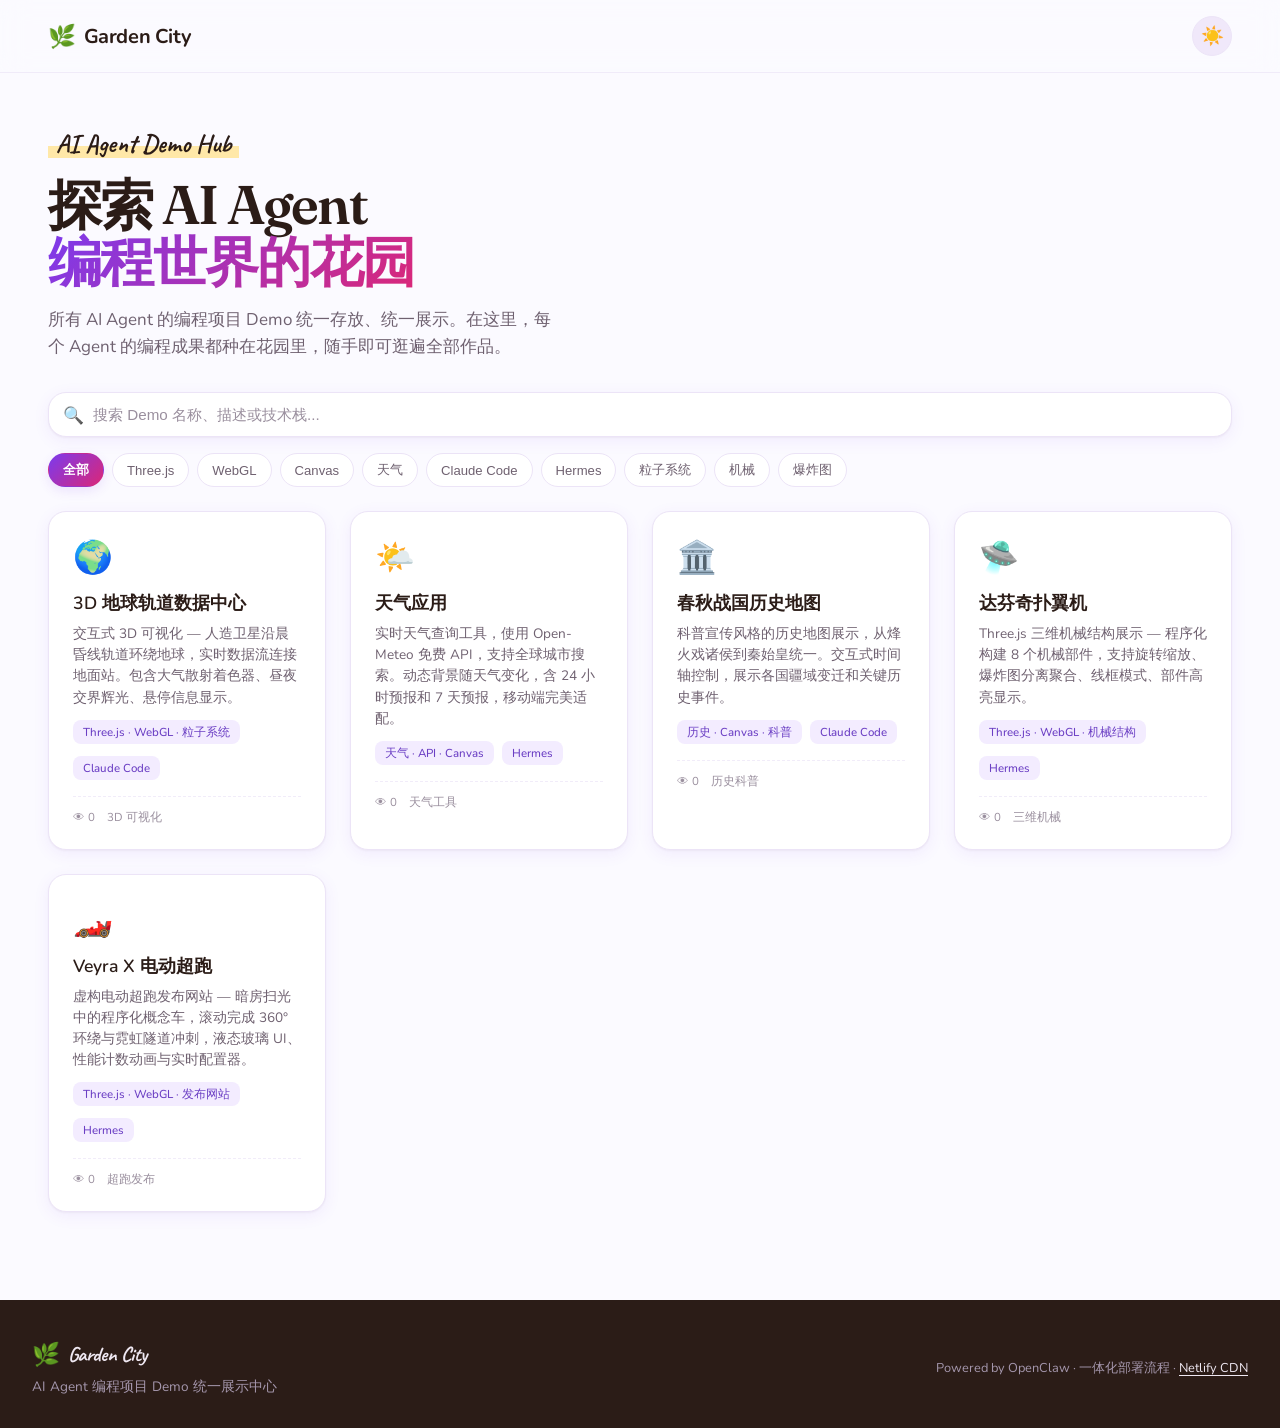
<file: index.html>
<!DOCTYPE html>
<html lang="zh-CN" data-theme="light">
<head>
  <meta charset="UTF-8">
  <meta name="viewport" content="width=device-width, initial-scale=1.0">
  <title>Garden City — AI Agent Demo Hub</title>

  <!-- SEO Meta Tags -->
  <meta name="description" content="所有 AI Agent 的编程项目 Demo 统一展示中心">
  <meta name="keywords" content="AI Agent, Demo, 编程, OpenClaw, Claude Code, Hermes">
  <meta name="author" content="AI Agent Team">
  <meta name="robots" content="index, follow">

  <!-- Open Graph Tags -->
  <meta property="og:title" content="Garden City — AI Agent Demo Hub">
  <meta property="og:description" content="所有 AI Agent 的编程项目 Demo 统一展示中心">
  <meta property="og:type" content="website">
  <meta property="og:url" content="https://garden-city-407.netlify.app">
  <meta property="og:site_name" content="Garden City">

  <!-- Twitter Card Tags -->
  <meta name="twitter:card" content="summary_large_image">
  <meta name="twitter:title" content="Garden City — AI Agent Demo Hub">
  <meta name="twitter:description" content="所有 AI Agent 的编程项目 Demo 统一展示中心">

  <!-- Favicon -->
  <link rel="icon" type="image/svg+xml" href="favicon.svg">

  <!-- 字体（对齐 Doory：Nunito 正文 / Fraunces 标题 / Caveat 手写） -->
  <link rel="preconnect" href="https://fonts.googleapis.com">
  <link rel="preconnect" href="https://fonts.gstatic.com" crossorigin>
  <link href="https://fonts.googleapis.com/css2?family=Caveat:wght@500;600;700&family=Fraunces:opsz,wght@9..144,500;9..144,600;9..144,700&family=Nunito:wght@400;500;600;700;800&display=swap" rel="stylesheet">

  <!-- PWA 清单文件 -->
  <link rel="manifest" href="manifest.json">
  <meta name="theme-color" content="#7c3aed">
  <meta name="apple-mobile-web-app-capable" content="yes">
  <meta name="apple-mobile-web-app-status-bar-style" content="black-translucent">

  <!-- JSON-LD Structured Data -->
  <script type="application/ld+json">
  {
    "@context": "https://schema.org",
    "@type": "WebSite",
    "name": "Garden City",
    "url": "https://garden-city-407.netlify.app",
    "description": "AI Agent 编程项目 Demo 展示中心",
    "author": {
      "@type": "Organization",
      "name": "AI Agent Team"
    }
  }
  </script>

  <style>
    /* ========== Garden City — 设计系统（对齐 Doory Templates 风格） ========== */
    :root {
      --space-1: 4px;
      --space-2: 8px;
      --space-3: 12px;
      --space-4: 16px;
      --space-5: 20px;
      --space-6: 24px;
      --space-8: 32px;
      --space-10: 40px;
      --space-12: 48px;
      --radius-sm: 8px;
      --radius-md: 12px;
      --radius-lg: 18px;
      --radius-xl: 24px;
      --ease-out: cubic-bezier(0.16, 1, 0.3, 1);
      --dur-fast: 0.2s;
      --dur-slow: 0.4s;
      --maxw: 1216px;
      /* 字体系统（对齐 Doory） */
      --font-sans: "Nunito", system-ui, -apple-system, "Segoe UI", Roboto, "Helvetica Neue", Arial, "PingFang SC", "Microsoft YaHei", sans-serif;
      --font-display: "Fraunces", Georgia, "Times New Roman", serif;
      --font-hand: "Caveat", "Segoe Print", "Bradley Hand", cursive;
    }

    /* 亮色主题（默认，对齐 Doory 的淡紫白 + 深棕文字） */
    :root,
    [data-theme="light"] {
      --bg-primary: #fbfaff;
      --bg-secondary: #ffffff;
      --bg-card: #ffffff;
      --bg-elevated: #ffffff;
      --text-primary: #2b1c17;
      --text-secondary: #6f6170;
      --text-muted: #9a8f9e;
      --border-color: #ece4f7;
      --border-strong: #ddd2ee;
      --accent: #7c3aed;
      --accent-2: #db2777;
      --accent-soft: rgba(124, 58, 237, 0.12);
      --accent-grad: linear-gradient(135deg, #7c3aed, #db2777);
      --highlight: #ffe8a8;
      --header-bg: rgba(251, 250, 255, 0.82);
      --card-shadow: 0 1px 2px rgba(43, 28, 23, 0.04), 0 4px 16px rgba(124, 58, 237, 0.08);
      --card-shadow-hover: 0 8px 32px rgba(124, 58, 237, 0.18);
      --tag-bg: #f3ecff;
      --tag-text: #6b3fc4;
      --clear-btn-bg: #f0e8fa;
      --clear-btn-hover: #e4d6f5;
      --footer-bg: #2b1c17;
      --footer-text: #efe8f2;
      --footer-muted: #a597ad;
      --toggle-bg: #f0e8fa;
      --toggle-hover: #e4d6f5;
      --skeleton: #ece4f7;
    }

    /* 暗色主题 */
    [data-theme="dark"] {
      --bg-primary: #161226;
      --bg-secondary: #1c1733;
      --bg-card: #1f1a36;
      --bg-elevated: #251e40;
      --text-primary: #ede8f8;
      --text-secondary: #a59cc7;
      --text-muted: #6f6590;
      --border-color: #2d2547;
      --border-strong: #3d3360;
      --accent: #a78bfa;
      --accent-2: #f472b6;
      --accent-soft: rgba(167, 139, 250, 0.18);
      --accent-grad: linear-gradient(135deg, #a78bfa, #f472b6);
      --highlight: #ffe8a8;
      --header-bg: rgba(22, 18, 38, 0.82);
      --card-shadow: 0 1px 2px rgba(0, 0, 0, 0.3), 0 4px 16px rgba(0, 0, 0, 0.25);
      --card-shadow-hover: 0 8px 32px rgba(124, 58, 237, 0.4);
      --tag-bg: #2d2547;
      --tag-text: #c4b5fd;
      --clear-btn-bg: #2d2547;
      --clear-btn-hover: #3d3360;
      --footer-bg: #0d0b1a;
      --footer-text: #ede8f8;
      --footer-muted: #6f6590;
      --toggle-bg: #2d2547;
      --toggle-hover: #3d3360;
      --skeleton: #2d2547;
    }

    * { margin: 0; padding: 0; box-sizing: border-box; }

    body {
      font-family: var(--font-sans);
      background: var(--bg-primary);
      color: var(--text-primary);
      min-height: 100vh;
      display: flex;
      flex-direction: column;
      transition: background-color 0.3s ease, color 0.3s ease;
    }

    /* ========== 顶部导航（sticky + 毛玻璃，对齐 Doory header） ========== */
    .site-header {
      position: sticky;
      top: 0;
      z-index: 100;
      background: var(--header-bg);
      -webkit-backdrop-filter: saturate(1.4) blur(14px);
      backdrop-filter: saturate(1.4) blur(14px);
      border-bottom: 1px solid color-mix(in srgb, var(--border-color) 70%, transparent);
      transition: background 0.3s ease, border-color 0.3s ease;
    }
    .header-bar {
      max-width: var(--maxw);
      margin: 0 auto;
      padding: var(--space-4) var(--space-4);
      display: flex;
      align-items: center;
      gap: var(--space-6);
    }
    .logo {
      display: inline-flex;
      align-items: center;
      gap: var(--space-2);
      color: var(--text-primary);
      font-size: 1.25rem;
      font-weight: 700;
      text-decoration: none;
      letter-spacing: -0.02em;
    }
    .logo .leaf { font-size: 1.4rem; }
    .header-actions {
      margin-left: auto;
      display: flex;
      align-items: center;
      gap: var(--space-2);
    }

    /* 主题切换按钮 */
    .theme-toggle {
      background: var(--toggle-bg);
      border: 1px solid var(--border-color);
      border-radius: 50%;
      width: 40px;
      height: 40px;
      cursor: pointer;
      display: flex;
      align-items: center;
      justify-content: center;
      font-size: 1.15rem;
      transition: background 0.3s ease, border-color 0.3s ease, transform 0.2s var(--ease-out);
    }
    .theme-toggle:hover { background: var(--toggle-hover); transform: scale(1.1); }
    .theme-toggle:active { transform: scale(0.95); }
    .theme-toggle .icon-sun,
    .theme-toggle .icon-moon {
      transition: opacity 0.3s ease, transform 0.3s ease;
      position: absolute;
    }
    .theme-toggle .icon-sun { opacity: 0; transform: rotate(-90deg) scale(0); }
    .theme-toggle .icon-moon { opacity: 1; transform: rotate(0deg) scale(1); }
    [data-theme="light"] .theme-toggle .icon-sun { opacity: 1; transform: rotate(0deg) scale(1); }
    [data-theme="light"] .theme-toggle .icon-moon { opacity: 0; transform: rotate(90deg) scale(0); }

    /* ========== 主内容区：上下布局（对齐 Doory page） ========== */
    main {
      flex: 1;
      width: 100%;
    }
    .page {
      max-width: var(--maxw);
      margin: 0 auto;
      padding: var(--space-12) var(--space-4) var(--space-10);
      display: flex;
      flex-direction: column;
      gap: var(--space-8);
    }

    /* 标题区：左对齐、自然宽度（对齐 Doory 的上方标题区） */
    .hero {
      align-self: flex-start;
      max-width: 640px;
      padding-top: var(--space-2);
    }
    /* eyebrow 高亮标签（手写体 + 黄色底部条，对齐 Doory） */
    .eyebrow {
      display: inline-block;
      font-family: var(--font-hand);
      font-size: 1.6rem;
      font-weight: 700;
      color: var(--text-primary);
      padding: 0 var(--space-2);
      background: linear-gradient(
        transparent 55%,
        var(--highlight) 55%,
        var(--highlight) 92%,
        transparent 92%
      );
      line-height: 1.2;
      margin-bottom: var(--space-4);
    }
    .hero h1 {
      font-family: var(--font-display);
      font-size: 3.4rem;
      font-weight: 600;
      color: var(--text-primary);
      line-height: 1.05;
      letter-spacing: -0.03em;
      margin-bottom: var(--space-4);
    }
    .hero h1 .grad {
      background: var(--accent-grad);
      -webkit-background-clip: text;
      background-clip: text;
      -webkit-text-fill-color: transparent;
    }
    .hero .lead {
      font-size: 1.0625rem;
      color: var(--text-secondary);
      line-height: 1.6;
      max-width: 32rem;
    }

    /* 内容区：标题下方，占满宽度 */
    .content {
      width: 100%;
    }

    /* 工具栏：搜索框 */
    .toolbar {
      display: flex;
      flex-direction: column;
      gap: var(--space-4);
      margin-bottom: var(--space-6);
    }
    .search-box {
      position: relative;
    }
    .search-box input {
      width: 100%;
      padding: 13px 16px 13px 44px;
      background: var(--bg-elevated);
      border: 1px solid var(--border-color);
      border-radius: var(--radius-lg);
      color: var(--text-primary);
      font-size: 0.95rem;
      outline: none;
      box-shadow: var(--card-shadow);
      transition: border-color var(--dur-fast), box-shadow var(--dur-fast);
    }
    .search-box input::placeholder { color: var(--text-muted); }
    .search-box input:focus {
      border-color: var(--accent);
      box-shadow: 0 0 0 3px var(--accent-soft);
    }
    .search-box .search-icon {
      position: absolute;
      left: 15px;
      top: 50%;
      transform: translateY(-50%);
      color: var(--text-muted);
      font-size: 1.05rem;
      pointer-events: none;
    }
    .search-box .clear-btn {
      position: absolute;
      right: 10px;
      top: 50%;
      transform: translateY(-50%);
      background: var(--clear-btn-bg);
      border: none;
      color: var(--text-secondary);
      font-size: 0.8rem;
      cursor: pointer;
      padding: 4px 8px;
      border-radius: var(--radius-sm);
      display: none;
      transition: background 0.2s;
    }
    .search-box .clear-btn:hover { background: var(--clear-btn-hover); }
    .search-box .clear-btn.visible { display: block; }

    /* 筛选 chips（对齐 Doory chips） */
    .chips {
      display: flex;
      flex-wrap: wrap;
      gap: var(--space-2);
    }
    .chip {
      display: inline-flex;
      align-items: center;
      gap: var(--space-1);
      padding: 7px 14px;
      background: var(--bg-elevated);
      border: 1px solid var(--border-color);
      border-radius: 20px;
      color: var(--text-secondary);
      font-size: 0.82rem;
      font-weight: 500;
      cursor: pointer;
      transition: all var(--dur-fast) var(--ease-out);
      user-select: none;
    }
    .chip:hover {
      border-color: var(--accent);
      color: var(--accent);
      transform: translateY(-1px);
    }
    .chip.active {
      background: var(--accent-grad);
      border-color: transparent;
      color: #fff;
      font-weight: 600;
      box-shadow: 0 4px 12px var(--accent-soft);
    }
    .chip .count {
      font-size: 0.7rem;
      opacity: 0.7;
    }

    /* ========== Demo 卡片网格 ========== */
    .demo-grid {
      display: grid;
      grid-template-columns: repeat(auto-fill, minmax(260px, 1fr));
      gap: var(--space-6);
    }
    .demo-card {
      background: var(--bg-card);
      border-radius: var(--radius-lg);
      padding: var(--space-6);
      border: 1px solid var(--border-color);
      box-shadow: var(--card-shadow);
      text-decoration: none;
      color: inherit;
      display: block;
      transition: transform var(--dur-slow) var(--ease-out), box-shadow var(--dur-slow) var(--ease-out), border-color 0.3s ease;
    }
    .demo-card:hover {
      transform: translateY(-4px);
      box-shadow: var(--card-shadow-hover);
      border-color: var(--accent);
    }
    .demo-card .icon {
      font-size: 2rem;
      margin-bottom: var(--space-3);
      display: inline-block;
      transition: transform var(--dur-slow) var(--ease-out);
    }
    .demo-card:hover .icon { transform: scale(1.12) rotate(-4deg); }
    .demo-card h3 {
      font-size: 1.1rem;
      font-weight: 600;
      margin-bottom: var(--space-2);
      color: var(--text-primary);
    }
    .demo-card p {
      font-size: 0.85rem;
      color: var(--text-secondary);
      line-height: 1.55;
    }
    .demo-card .tag {
      display: inline-block;
      margin-top: var(--space-3);
      margin-right: var(--space-1);
      padding: 4px 10px;
      background: var(--tag-bg);
      border-radius: var(--radius-sm);
      font-size: 0.72rem;
      color: var(--tag-text);
      font-weight: 500;
    }

    /* 访问统计 */
    .demo-stats {
      display: flex;
      align-items: center;
      gap: var(--space-3);
      margin-top: var(--space-4);
      padding-top: var(--space-3);
      border-top: 1px dashed color-mix(in srgb, var(--border-color) 70%, transparent);
      font-size: 0.72rem;
      color: var(--text-muted);
    }

    .demo-card.hidden { display: none; }

    /* 无结果提示 */
    .no-results {
      text-align: center;
      padding: var(--space-12) var(--space-4);
      color: var(--text-muted);
      display: none;
    }
    .no-results.visible { display: block; }
    .no-results .icon { font-size: 3rem; margin-bottom: var(--space-3); }
    .no-results p { font-size: 1rem; }

    /* 屏幕阅读器专用 */
    .sr-only {
      position: absolute;
      width: 1px; height: 1px;
      padding: 0; margin: -1px;
      overflow: hidden;
      clip: rect(0, 0, 0, 0);
      white-space: nowrap;
      border: 0;
    }

    /* ========== 页脚（深色 + 顶部波浪曲线，对齐 Doory footer） ========== */
    .footer {
      background: var(--footer-bg);
      color: var(--footer-text);
      padding: var(--space-10) var(--space-4) var(--space-8);
      margin-top: var(--space-12);
      position: relative;
      overflow: hidden;
    }
    /* 顶部波浪曲线（fill 与页脚背景同色，形成曲线过渡） */
    .footer-wave {
      position: absolute;
      top: -40px;
      left: 0;
      width: 100%;
      height: 40px;
      display: block;
      fill: var(--footer-bg);
      pointer-events: none;
    }
    .footer-inner {
      max-width: var(--maxw);
      margin: 0 auto;
      display: flex;
      justify-content: space-between;
      align-items: center;
      gap: var(--space-6);
      flex-wrap: wrap;
    }
    .footer-brand {
      display: flex;
      flex-direction: column;
      gap: var(--space-2);
      max-width: 22rem;
    }
    .footer-brand .logo { color: var(--footer-text); font-size: 1.3rem; font-family: var(--font-hand); font-weight: 700; }
    .footer-brand p { color: var(--footer-muted); font-size: 0.85rem; }
    .footer-legal {
      font-size: 0.8rem;
      color: var(--footer-muted);
    }
    .footer-legal a { color: var(--footer-text); text-decoration: underline; text-underline-offset: 3px; }

    /* ========== Loading 骨架屏 ========== */
    .loading-overlay {
      position: fixed;
      inset: 0;
      z-index: 9999;
      background: var(--bg-primary);
      display: flex;
      flex-direction: column;
      align-items: center;
      justify-content: center;
      transition: opacity 0.4s ease, visibility 0.4s ease;
    }
    .loading-overlay.fade-out { opacity: 0; visibility: hidden; }
    .loading-spinner {
      width: 48px; height: 48px;
      border: 4px solid var(--skeleton);
      border-top-color: var(--accent);
      border-radius: 50%;
      animation: spin 0.8s linear infinite;
    }
    @keyframes spin { to { transform: rotate(360deg); } }
    .loading-text {
      margin-top: var(--space-4);
      font-size: 0.95rem;
      color: var(--text-secondary);
    }
    .skeleton-grid {
      max-width: var(--maxw);
      width: 100%;
      padding: var(--space-12) var(--space-4);
      display: grid;
      grid-template-columns: repeat(auto-fill, minmax(260px, 1fr));
      gap: var(--space-6);
    }
    .skeleton-card {
      background: var(--bg-card);
      border: 1px solid var(--border-color);
      border-radius: var(--radius-lg);
      padding: var(--space-6);
      overflow: hidden;
      position: relative;
      box-shadow: var(--card-shadow);
    }
    .skeleton-card::after {
      content: '';
      position: absolute;
      inset: 0;
      background: linear-gradient(90deg, transparent 0%, color-mix(in srgb, var(--accent) 8%, transparent) 50%, transparent 100%);
      animation: shimmer 1.5s ease-in-out infinite;
    }
    @keyframes shimmer {
      0% { transform: translateX(-100%); }
      100% { transform: translateX(100%); }
    }
    .skeleton-icon {
      width: 48px; height: 48px;
      border-radius: var(--radius-md);
      background: var(--skeleton);
      margin-bottom: var(--space-3);
    }
    .skeleton-title {
      width: 70%; height: 18px;
      border-radius: var(--radius-sm);
      background: var(--skeleton);
      margin-bottom: var(--space-2);
    }
    .skeleton-desc {
      width: 100%; height: 12px;
      border-radius: var(--radius-sm);
      background: var(--skeleton);
      margin-bottom: var(--space-1);
    }
    .skeleton-desc.short { width: 60%; }
    .skeleton-tag {
      width: 100px; height: 20px;
      border-radius: var(--radius-sm);
      background: var(--skeleton);
      margin-top: var(--space-3);
    }

    /* ========== 移动端响应式 ========== */
    @media (max-width: 960px) {
      .page { flex-direction: column; gap: var(--space-8); }
      .hero { width: 100%; }
      .hero h1 { font-size: 2.6rem; }
      .eyebrow { font-size: 1.3rem; }
    }
    @media (max-width: 600px) {
      .header-bar { padding: var(--space-3) var(--space-4); gap: var(--space-3); }
      .logo { font-size: 1.1rem; }
      .page { padding: var(--space-8) var(--space-4); }
      .hero h1 { font-size: 2rem; }
      .hero .lead { font-size: 0.95rem; }
      .demo-grid { grid-template-columns: 1fr; gap: var(--space-4); }
      .demo-card { padding: var(--space-5); }
      .footer-inner { flex-direction: column; align-items: flex-start; }
    }
  </style>
</head>
<body>
  <!-- Loading 骨架屏覆盖层 — 页面内容就绪后自动隐藏 -->
  <div class="loading-overlay" id="loadingOverlay">
    <div class="loading-spinner"></div>
    <span class="loading-text">加载中...</span>
    <div class="skeleton-grid" style="margin-top: 32px;">
      <div class="skeleton-card">
        <div class="skeleton-icon"></div>
        <div class="skeleton-title"></div>
        <div class="skeleton-desc"></div>
        <div class="skeleton-desc short"></div>
        <div class="skeleton-tag"></div>
      </div>
      <div class="skeleton-card">
        <div class="skeleton-icon"></div>
        <div class="skeleton-title"></div>
        <div class="skeleton-desc"></div>
        <div class="skeleton-desc short"></div>
        <div class="skeleton-tag"></div>
      </div>
    </div>
  </div>

  <!-- 顶部导航 -->
  <header class="site-header">
    <div class="header-bar">
      <a href="./" class="logo"><span class="leaf">🌿</span> Garden City</a>
      <div class="header-actions">
        <button class="theme-toggle" id="themeToggle" title="切换主题" aria-label="切换主题">
          <span class="icon-sun">☀️</span>
          <span class="icon-moon">🌙</span>
        </button>
      </div>
    </div>
  </header>

  <main>
    <div class="page">
      <!-- 左侧：标题区 -->
      <section class="hero" aria-label="站点介绍">
        <p class="eyebrow">AI Agent Demo Hub</p>
        <h1>探索 AI Agent<br><span class="grad">编程世界的花园</span></h1>
        <p class="lead">所有 AI Agent 的编程项目 Demo 统一存放、统一展示。在这里，每个 Agent 的编程成果都种在花园里，随手即可逛遍全部作品。</p>
      </section>

      <!-- 右侧：内容区 -->
      <section class="content" aria-label="Demo 列表">
        <!-- 工具栏：搜索 + 筛选 -->
        <div class="toolbar" role="search" aria-label="Demo 搜索和筛选">
          <div class="search-box">
            <span class="search-icon" aria-hidden="true">🔍</span>
            <input type="text" id="searchInput" placeholder="搜索 Demo 名称、描述或技术栈..." autocomplete="off" aria-label="搜索 Demo" aria-describedby="searchHelp">
            <span id="searchHelp" class="sr-only">输入关键词搜索 Demo 名称、描述或技术栈</span>
            <button class="clear-btn" id="clearBtn" title="清空搜索" aria-label="清空搜索" aria-hidden="true">✕</button>
          </div>
          <div class="chips" id="filterTags" role="group" aria-label="Demo 分类筛选">
            <button class="chip active" data-tag="all" aria-pressed="true">全部</button>
            <button class="chip" data-tag="Three.js" aria-pressed="false">Three.js</button>
            <button class="chip" data-tag="WebGL" aria-pressed="false">WebGL</button>
            <button class="chip" data-tag="Canvas" aria-pressed="false">Canvas</button>
            <button class="chip" data-tag="天气" aria-pressed="false">天气</button>
            <button class="chip" data-tag="Claude Code" aria-pressed="false">Claude Code</button>
            <button class="chip" data-tag="Hermes" aria-pressed="false">Hermes</button>
            <button class="chip" data-tag="粒子系统" aria-pressed="false">粒子系统</button>
            <button class="chip" data-tag="机械" aria-pressed="false">机械</button>
            <button class="chip" data-tag="爆炸图" aria-pressed="false">爆炸图</button>
          </div>
        </div>

        <!-- Demo 卡片网格 -->
        <div class="demo-grid" id="demoGrid" role="list" aria-label="AI Agent Demo 展示列表">
          <!-- 3D 地球轨道数据中心 -->
          <a href="demos/3d-earth/" class="demo-card" data-demo-id="3d-earth" data-tags="Three.js,WebGL,粒子系统,Claude Code" role="listitem" aria-label="3D 地球轨道数据中心: 交互式 3D 可视化，使用 Three.js 和 WebGL 技术">
            <div class="icon">🌍</div>
            <h3>3D 地球轨道数据中心</h3>
            <p>交互式 3D 可视化 — 人造卫星沿晨昏线轨道环绕地球，实时数据流连接地面站。包含大气散射着色器、昼夜交界辉光、悬停信息显示。</p>
            <span class="tag">Three.js · WebGL · 粒子系统</span>
            <span class="tag">Claude Code</span>
            <div class="demo-stats"><span class="stats-visits">👁 0</span><span class="stats-date">3D 可视化</span></div>
          </a>

          <!-- 天气应用 -->
          <a href="demos/weather-app/" class="demo-card" data-demo-id="weather-app" data-tags="天气,Canvas,API,Hermes" role="listitem" aria-label="天气应用: 实时天气查询工具，使用 Open-Meteo API 和 Canvas 技术">
            <div class="icon">🌤️</div>
            <h3>天气应用</h3>
            <p>实时天气查询工具，使用 Open-Meteo 免费 API，支持全球城市搜索。动态背景随天气变化，含 24 小时预报和 7 天预报，移动端完美适配。</p>
            <span class="tag">天气 · API · Canvas</span>
            <span class="tag">Hermes</span>
            <div class="demo-stats"><span class="stats-visits">👁 0</span><span class="stats-date">天气工具</span></div>
          </a>

          <!-- 春秋战国历史地图 -->
          <a href="demos/warring-states/" class="demo-card" data-demo-id="warring-states" data-tags="历史,Canvas,科普,Claude Code" role="listitem" aria-label="春秋战国历史地图: 交互式历史地图，展示诸侯国疆域变迁">
            <div class="icon">🏛️</div>
            <h3>春秋战国历史地图</h3>
            <p>科普宣传风格的历史地图展示，从烽火戏诸侯到秦始皇统一。交互式时间轴控制，展示各国疆域变迁和关键历史事件。</p>
            <span class="tag">历史 · Canvas · 科普</span>
            <span class="tag">Claude Code</span>
            <div class="demo-stats"><span class="stats-visits">👁 0</span><span class="stats-date">历史科普</span></div>
          </a>

          <!-- 达芬奇扑翼机 -->
          <a href="demos/da-vinci-ornithopter/" class="demo-card" data-demo-id="da-vinci-ornithopter" data-tags="Three.js,WebGL,机械,爆炸图,Hermes" role="listitem" aria-label="达芬奇扑翼机: 三维机械结构展示，旋转缩放与爆炸图">
            <div class="icon">🛸</div>
            <h3>达芬奇扑翼机</h3>
            <p>Three.js 三维机械结构展示 — 程序化构建 8 个机械部件，支持旋转缩放、爆炸图分离聚合、线框模式、部件高亮显示。</p>
            <span class="tag">Three.js · WebGL · 机械结构</span>
            <span class="tag">Hermes</span>
            <div class="demo-stats"><span class="stats-visits">👁 0</span><span class="stats-date">三维机械</span></div>
          </a>

          <!-- Veyra X 电动超跑发布网站 -->
          <a href="demos/veyra-x/" class="demo-card" data-demo-id="veyra-x" data-tags="Three.js,WebGL,粒子系统,Hermes" role="listitem" aria-label="Veyra X: 电动超跑发布网站，Three.js 程序化概念车 + 滚动编排 + 实时配置器">
            <div class="icon">🏎️</div>
            <h3>Veyra X 电动超跑</h3>
            <p>虚构电动超跑发布网站 — 暗房扫光中的程序化概念车，滚动完成 360° 环绕与霓虹隧道冲刺，液态玻璃 UI、性能计数动画与实时配置器。</p>
            <span class="tag">Three.js · WebGL · 发布网站</span>
            <span class="tag">Hermes</span>
            <div class="demo-stats"><span class="stats-visits">👁 0</span><span class="stats-date">超跑发布</span></div>
          </a>
        </div>

        <!-- 无搜索结果提示 -->
        <div class="no-results" id="noResults" role="status" aria-live="polite" aria-atomic="true">
          <div class="icon">🔍</div>
          <p>没有找到匹配的 Demo</p>
        </div>
      </section>
    </div>
  </main>

  <!-- 页脚 -->
  <footer class="footer" role="contentinfo" aria-label="页脚">
    <!-- 顶部波浪曲线 -->
    <svg class="footer-wave" viewBox="0 0 1440 40" preserveAspectRatio="none" aria-hidden="true">
      <path d="M0,20 C240,40 480,0 720,20 C960,40 1200,0 1440,20 L1440,40 L0,40 Z"></path>
    </svg>
    <div class="footer-inner">
      <div class="footer-brand">
        <a href="./" class="logo"><span class="leaf">🌿</span> Garden City</a>
        <p>AI Agent 编程项目 Demo 统一展示中心</p>
      </div>
      <div class="footer-legal">
        Powered by OpenClaw · 一体化部署流程 · <a href="https://www.netlify.com" target="_blank" rel="noopener">Netlify CDN</a>
      </div>
    </div>
  </footer>

  <!-- 访问统计脚本（defer 异步加载，不阻塞渲染） -->
  <script src="stats.js" defer></script>

  <script>
    // ========== 性能优化：Loading 动画 + Service Worker 注册 ==========

    // 隐藏 Loading 骨架屏
    function hideLoadingOverlay() {
      var overlay = document.getElementById('loadingOverlay');
      if (overlay) {
        overlay.classList.add('fade-out');
        setTimeout(function () { overlay.remove(); }, 500);
      }
    }

    // 页面加载完成后隐藏 Loading
    if (document.readyState === 'complete') {
      hideLoadingOverlay();
    } else {
      window.addEventListener('load', hideLoadingOverlay);
    }

    // 安全保底：最长显示 3 秒后强制隐藏
    setTimeout(hideLoadingOverlay, 3000);

    // 注册 Service Worker（PWA 离线缓存支持）
    if ('serviceWorker' in navigator) {
      window.addEventListener('load', function () {
        navigator.serviceWorker.register('/sw.js')
          .then(function (reg) {
            console.log('[App] Service Worker registered, scope:', reg.scope);
          })
          .catch(function (err) {
            console.warn('[App] Service Worker registration failed:', err);
          });
      });
    }

    // 渲染卡片上的访问统计（在 stats.js 加载完成后执行）
    if (typeof GardenStats !== 'undefined') {
      GardenStats.renderCards();
    } else {
      window.addEventListener('load', function () {
        if (typeof GardenStats !== 'undefined') {
          GardenStats.renderCards();
        }
      });
    }
  </script>

  <script>
    // 主题切换功能
    (function () {
      const html = document.documentElement;
      const themeToggle = document.getElementById('themeToggle');
      const STORAGE_KEY = 'garden-city-theme';

      function getInitialTheme() {
        const saved = localStorage.getItem(STORAGE_KEY);
        if (saved === 'light' || saved === 'dark') return saved;
        if (window.matchMedia && window.matchMedia('(prefers-color-scheme: light)').matches) {
          return 'light';
        }
        return 'light';
      }

      function applyTheme(theme) {
        html.setAttribute('data-theme', theme);
        localStorage.setItem(STORAGE_KEY, theme);
      }

      applyTheme(getInitialTheme());

      themeToggle.addEventListener('click', function () {
        const current = html.getAttribute('data-theme');
        const next = current === 'dark' ? 'light' : 'dark';
        applyTheme(next);
      });

      if (window.matchMedia) {
        window.matchMedia('(prefers-color-scheme: dark)').addEventListener('change', function (e) {
          const saved = localStorage.getItem(STORAGE_KEY);
          if (!saved) { applyTheme(e.matches ? 'dark' : 'light'); }
        });
      }
    })();

    // 搜索和筛选功能
    (function () {
      const searchInput = document.getElementById('searchInput');
      const clearBtn = document.getElementById('clearBtn');
      const filterTags = document.getElementById('filterTags');
      const demoGrid = document.getElementById('demoGrid');
      const noResults = document.getElementById('noResults');
      const cards = demoGrid.querySelectorAll('.demo-card');
      const tagButtons = filterTags.querySelectorAll('.chip');

      let activeTag = 'all';

      clearBtn.addEventListener('click', function () {
        searchInput.value = '';
        clearBtn.classList.remove('visible');
        filterCards();
        searchInput.focus();
      });

      searchInput.addEventListener('input', function () {
        clearBtn.classList.toggle('visible', searchInput.value.length > 0);
        filterCards();
      });

      tagButtons.forEach(function (btn) {
        btn.addEventListener('click', function () {
          tagButtons.forEach(function (b) {
            b.classList.remove('active');
            b.setAttribute('aria-pressed', 'false');
          });
          btn.classList.add('active');
          btn.setAttribute('aria-pressed', 'true');
          activeTag = btn.getAttribute('data-tag');
          filterCards();
        });
      });

      function filterCards() {
        const query = searchInput.value.trim().toLowerCase();
        let visibleCount = 0;

        cards.forEach(function (card) {
          const title = card.querySelector('h3').textContent.toLowerCase();
          const desc = card.querySelector('p').textContent.toLowerCase();
          const tags = (card.getAttribute('data-tags') || '').toLowerCase();
          const tagSpan = card.querySelector('.tag');
          const tagText = tagSpan ? tagSpan.textContent.toLowerCase() : '';

          const matchesSearch = !query
            || title.includes(query)
            || desc.includes(query)
            || tags.includes(query)
            || tagText.includes(query);

          const matchesTag = activeTag === 'all'
            || tags.split(',').some(function (t) { return t.trim() === activeTag.toLowerCase(); });

          if (matchesSearch && matchesTag) {
            card.classList.remove('hidden');
            visibleCount++;
          } else {
            card.classList.add('hidden');
          }
        });

        noResults.classList.toggle('visible', visibleCount === 0);
      }
    })();
  </script>
</body>
</html>
</file>
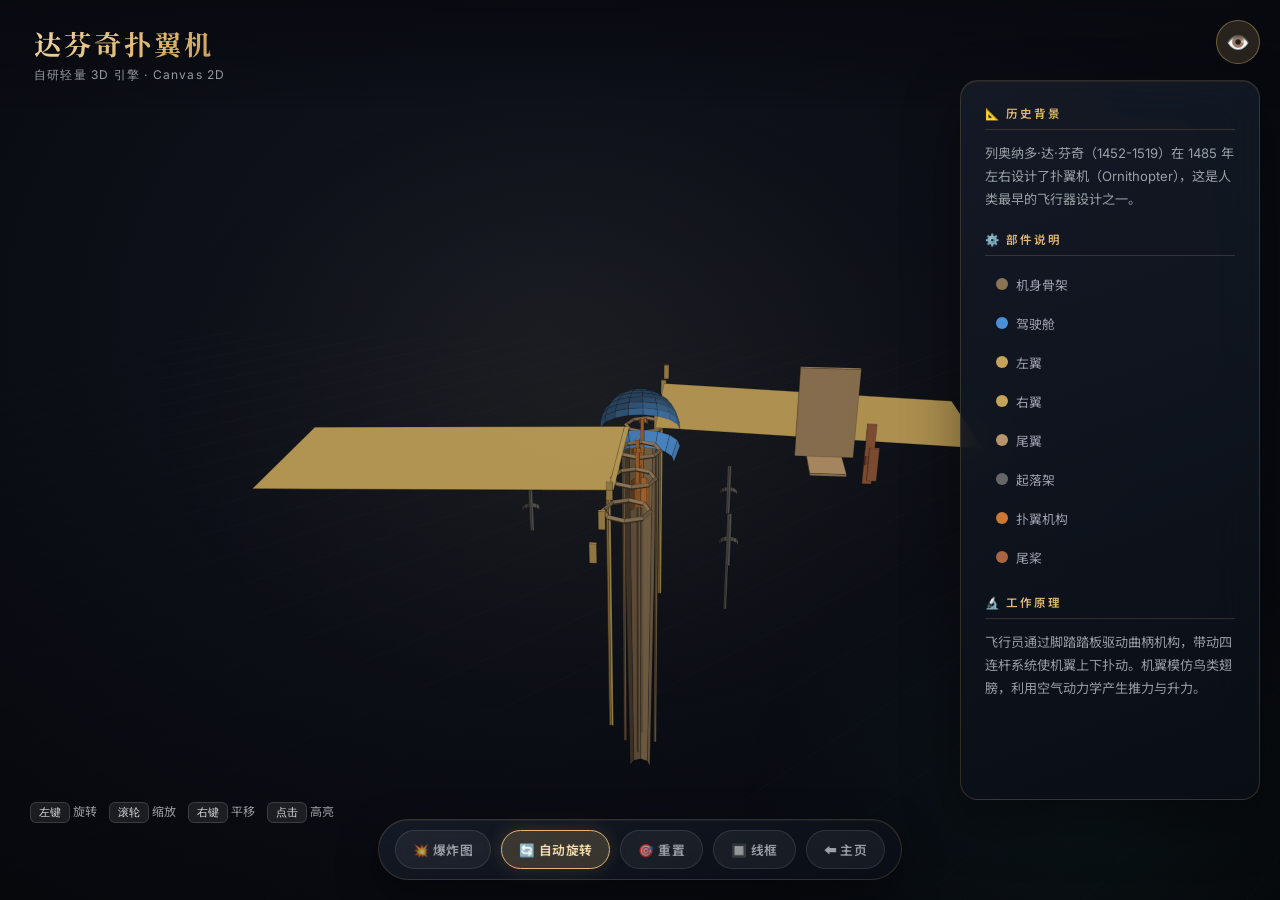
<file: demos/da-vinci-ornithopter/index.html>
<!DOCTYPE html>
<html lang="zh-CN">
<head>
<meta charset="UTF-8">
<meta name="viewport" content="width=device-width, initial-scale=1.0">
<title>达芬奇扑翼机 — 自研 3D 引擎</title>
<style>
*{margin:0;padding:0;box-sizing:border-box}
:root{--bg:#0a0a0f;--text:#e0e0e0;--text2:#a0a0b0;--accent:#00d4ff;--accent2:#00ffa3;--border:rgba(255,255,255,0.08)}
body{font-family:-apple-system,BlinkMacSystemFont,'Segoe UI',sans-serif;background:var(--bg);color:var(--text);overflow:hidden;height:100vh}
#c{position:fixed;inset:0;z-index:1;display:block}
.float-ui{position:fixed;inset:0;z-index:10;pointer-events:none;transition:opacity .3s}
.float-ui.hidden{opacity:0;pointer-events:none}
.float-ui>*{pointer-events:auto}
.top{position:fixed;top:0;left:0;right:0;padding:20px 30px;background:linear-gradient(180deg,rgba(10,10,15,.95),transparent);display:flex;justify-content:space-between;align-items:center;pointer-events:none}
.top h1{font-size:1.4rem;font-weight:600;letter-spacing:2px;background:linear-gradient(90deg,var(--accent),var(--accent2));-webkit-background-clip:text;-webkit-text-fill-color:transparent}
.top p{font-size:.8rem;color:var(--text2);margin-top:4px}
.side{position:fixed;top:80px;right:20px;bottom:100px;width:300px;background:rgba(10,15,25,.9);border:1px solid var(--border);border-radius:12px;padding:24px;overflow-y:auto;backdrop-filter:blur(10px)}
.side h3{font-size:.75rem;color:var(--accent);text-transform:uppercase;letter-spacing:1.5px;margin-bottom:12px;padding-bottom:8px;border-bottom:1px solid var(--border)}
.side p{font-size:.85rem;line-height:1.6;color:var(--text2)}
.parts{display:flex;flex-direction:column;gap:6px}
.part-item{display:flex;align-items:center;gap:8px;padding:6px 10px;border-radius:6px;font-size:.8rem;color:var(--text2);cursor:pointer;transition:all .2s;border:1px solid transparent}
.part-item:hover{background:rgba(0,212,255,.08);border-color:var(--accent);color:var(--text)}
.part-color{width:12px;height:12px;border-radius:50%;flex-shrink:0}
.controls{position:fixed;bottom:20px;left:50%;transform:translateX(-50%);display:flex;gap:10px;padding:12px 20px;background:rgba(10,15,25,.9);border:1px solid var(--border);border-radius:30px;backdrop-filter:blur(10px)}
.controls button{padding:8px 18px;background:rgba(0,212,255,.08);border:1px solid rgba(0,212,255,.25);border-radius:20px;color:var(--accent);font-size:.8rem;font-weight:600;cursor:pointer;transition:all .2s;white-space:nowrap;font-family:inherit}
.controls button:hover{background:rgba(0,212,255,.2);box-shadow:0 0 12px rgba(0,212,255,.4)}
.controls button.active{background:rgba(0,212,255,.3);border-color:var(--accent);color:#fff}
.hints{position:fixed;bottom:80px;left:30px;display:flex;gap:12px;font-size:.75rem;color:var(--text2)}
.hints kbd{padding:2px 6px;background:rgba(255,255,255,.1);border:1px solid var(--border);border-radius:4px;font-size:.7rem;color:var(--text)}
.ui-toggle{position:fixed;top:20px;right:20px;z-index:20;width:44px;height:44px;border-radius:50%;background:rgba(0,212,255,.15);border:1px solid rgba(0,212,255,.3);color:var(--accent);font-size:1.2rem;cursor:pointer;display:flex;align-items:center;justify-content:center;transition:all .2s}
.ui-toggle:hover{background:rgba(0,212,255,.3);transform:scale(1.1)}
@media(max-width:768px){
  .side{width:calc(100% - 40px);right:20px;left:20px;top:auto;bottom:160px;max-height:40vh}
  .top{padding:12px 16px}.top h1{font-size:1rem}
  .controls{bottom:10px;padding:8px 12px;gap:6px}.controls button{padding:6px 12px;font-size:.7rem}
  .hints{display:none}
  .ui-toggle{top:12px;right:12px;width:36px;height:36px;font-size:1rem}
}
::-webkit-scrollbar{width:4px}::-webkit-scrollbar-track{background:transparent}::-webkit-scrollbar-thumb{background:rgba(0,212,255,.3);border-radius:2px}
</style>
<!-- ===== Garden City · Refined visual layer ===== -->
<style>
@import url('https://fonts.googleapis.com/css2?family=Inter:wght@400;500;600;700&family=Space+Grotesk:wght@600;700&family=Noto+Serif+SC:wght@600;700&family=Noto+Sans+SC:wght@400;500;700&display=swap');
:root{
  --gc-ink:#eef3f7; --gc-mut:rgba(238,243,247,.62);
  --gc-gold:#e0b872; --gc-cyan:#5eead4;
  --gc-line:rgba(224,184,114,.18);
}
body{
  font-family:'Inter','Noto Sans SC',system-ui,sans-serif !important;
  -webkit-font-smoothing:antialiased;
  background:radial-gradient(ellipse at 42% 35%, #12161f 0%, #080a10 70%, #050609 100%) !important;
}
/* ambient glow */
body::before{
  content:''; position:fixed; inset:0; z-index:2; pointer-events:none;
  background:
    radial-gradient(700px 520px at 45% 45%, rgba(224,184,114,.05), transparent 62%),
    radial-gradient(600px 500px at 85% 90%, rgba(94,234,212,.045), transparent 60%);
}
.float-ui{ z-index:10; }
/* title */
.top{ padding:24px 34px !important; background:linear-gradient(180deg,rgba(8,10,16,.92),transparent) !important; }
.top h1{
  font-family:'Noto Serif SC','Space Grotesk',serif !important;
  font-size:1.7rem !important; font-weight:700 !important; letter-spacing:3px !important;
  background:linear-gradient(135deg,#f0d5a0,#e0b872 60%,#c99a52) !important;
  -webkit-background-clip:text !important;
}
.top p{ font-family:'Inter',sans-serif; letter-spacing:1.2px; color:var(--gc-mut); font-size:.75rem !important; }
/* side panel glass */
.side{
  background:linear-gradient(160deg,rgba(22,28,40,.86),rgba(10,14,22,.9)) !important;
  border:1px solid var(--gc-line) !important; border-radius:18px !important;
  box-shadow:0 20px 56px rgba(0,0,0,.4), inset 0 1px 0 rgba(255,255,255,.05) !important;
  backdrop-filter:blur(22px) saturate(140%) !important;
  padding:24px !important;
}
.side h3{
  font-family:'Inter','Noto Sans SC',sans-serif !important;
  color:var(--gc-gold) !important; letter-spacing:2px !important; font-weight:600 !important;
  font-size:.72rem !important; border-bottom:1px solid var(--gc-line) !important;
}
.side h3::first-letter{ }
.side p{ font-size:.82rem !important; line-height:1.75 !important; color:var(--gc-mut); }
.part-item{ border-radius:9px !important; }
.part-item:hover{ background:rgba(224,184,114,.1) !important; border-color:var(--gc-gold) !important; }
/* controls: unified refined pills */
.controls{
  background:linear-gradient(160deg,rgba(22,28,40,.9),rgba(10,14,22,.92)) !important;
  border:1px solid var(--gc-line) !important;
  box-shadow:0 16px 44px rgba(0,0,0,.42), inset 0 1px 0 rgba(255,255,255,.05) !important;
  backdrop-filter:blur(20px) saturate(140%) !important;
  border-radius:999px !important; padding:10px 16px !important;
}
.controls button{
  font-family:'Inter','Noto Sans SC',sans-serif !important;
  background:rgba(255,255,255,.05) !important; border:1px solid rgba(255,255,255,.1) !important;
  color:var(--gc-mut) !important; border-radius:999px !important;
  padding:9px 17px !important; letter-spacing:.4px;
  transition:all .25s cubic-bezier(.2,.7,.3,1) !important;
}
.controls button:hover{
  background:rgba(224,184,114,.16) !important; border-color:rgba(224,184,114,.5) !important;
  color:var(--gc-gold) !important; transform:translateY(-2px);
}
.controls button.active{
  background:rgba(224,184,114,.2) !important; border-color:var(--gc-gold) !important;
  color:#f5dfb0 !important; box-shadow:0 0 18px rgba(224,184,114,.18) !important;
}
/* hints */
.hints{ font-family:'Inter','Noto Sans SC',sans-serif; color:var(--gc-mut); }
.hints kbd{
  background:rgba(255,255,255,.08); border:1px solid rgba(255,255,255,.14);
  border-radius:6px; padding:3px 8px;
}
/* toggle button */
.ui-toggle{
  background:rgba(224,184,114,.15) !important; border-color:rgba(224,184,114,.4) !important;
  color:var(--gc-gold) !important; backdrop-filter:blur(12px);
}
.ui-toggle:hover{ background:rgba(224,184,114,.28) !important; }
</style>
</head>
<body>
<canvas id="c"></canvas>
<div class="float-ui" id="floatUi">
<div class="top"><div><h1>达芬奇扑翼机</h1><p>自研轻量 3D 引擎 · Canvas 2D</p></div></div>
<div class="side">
  <h3>📐 历史背景</h3>
  <p>列奥纳多·达·芬奇（1452-1519）在 1485 年左右设计了扑翼机（Ornithopter），这是人类最早的飞行器设计之一。</p>
  <h3 style="margin-top:20px">⚙️ 部件说明</h3>
  <div class="parts" id="parts"></div>
  <h3 style="margin-top:20px">🔬 工作原理</h3>
  <p>飞行员通过脚踏踏板驱动曲柄机构，带动四连杆系统使机翼上下扑动。机翼模仿鸟类翅膀，利用空气动力学产生推力与升力。</p>
</div>
<div class="controls">
  <button id="bExplode" onclick="toggleExplode()">💥 爆炸图</button>
  <button id="bRotate" class="active" onclick="toggleRotate()">🔄 自动旋转</button>
  <button id="bReset" onclick="resetView()">🎯 重置</button>
  <button id="bWire" onclick="toggleWire()">🔲 线框</button>
  <button onclick="location.href='../../index.html'">⬅ 主页</button>
</div>
<div class="hints"><span><kbd>左键</kbd> 旋转</span><span><kbd>滚轮</kbd> 缩放</span><span><kbd>右键</kbd> 平移</span><span><kbd>点击</kbd> 高亮</span></div>
</div>
<button class="ui-toggle" id="bToggle" onclick="toggleUI()" title="隐藏/显示 面板">👁️</button>

<script>
(function(){
'use strict';

// ── 向量工具 ──
function vadd(a,b){return[a[0]+b[0],a[1]+b[1],a[2]+b[2]];}
function vsub(a,b){return[a[0]-b[0],a[1]-b[1],a[2]-b[2]];}
function vscale(a,s){return[a[0]*s,a[1]*s,a[2]*s];}
function vdot(a,b){return a[0]*b[0]+a[1]*b[1]+a[2]*b[2];}
function vcross(a,b){return[a[1]*b[2]-a[2]*b[1],a[2]*b[0]-a[0]*b[2],a[0]*b[1]-a[1]*b[0]];}
function vlen(a){return Math.sqrt(a[0]*a[0]+a[1]*a[1]+a[2]*a[2]);}
function vnorm(a){const l=vlen(a);return l>0?[a[0]/l,a[1]/l,a[2]/l]:[0,0,0];}

// ── 全局状态 ──
let canvas,ctx,W,H;
let camera={pos:[6,3,8],target:[0,0,0],fov:50,near:0.1,far:100};
let autoRotate=true,exploded=false,wireframe=false;
let parts=[];
let time=0;
let mouse={x:0,y:0,down:false,button:0,lastX:0,lastY:0};
let hoveredPart=null;
let azimuth=0.6,elevation=0.4,distance=8.5;

// ── 部件定义 ──
const PART_DEFS=[
  {key:'fuselage',name:'机身骨架',color:'#8B7355',explode:[0,0,0]},
  {key:'cockpit',name:'驾驶舱',color:'#4A90D9',explode:[0,0.6,0.3]},
  {key:'leftWing',name:'左翼',color:'#C4A35A',explode:[-3,0.2,0]},
  {key:'rightWing',name:'右翼',color:'#C4A35A',explode:[3,0.2,0]},
  {key:'tailWing',name:'尾翼',color:'#B8946A',explode:[0,0.3,-2.5]},
  {key:'landing',name:'起落架',color:'#666666',explode:[0,-1.2,0]},
  {key:'mechanism',name:'扑翼机构',color:'#CC7733',explode:[0,-0.6,0.8]},
  {key:'propeller',name:'尾桨',color:'#AA6644',explode:[0,0.2,-2]},
];

// ── 图元生成 ──
function face(v,c,k){return{verts:v,color:c,partKey:k,highlight:false};}
function box(w,h,d,ox,oy,oz){
  const x=w/2,y=h/2,z=d/2;
  const v=[[-x+ox,-y+oy,z+oz],[x+ox,-y+oy,z+oz],[x+ox,y+oy,z+oz],[-x+ox,y+oy,z+oz],
        [-x+ox,-y+oy,-z+oz],[x+ox,-y+oy,-z+oz],[x+ox,y+oy,-z+oz],[-x+ox,y+oy,-z+oz]];
  return[face([v[0],v[1],v[2],v[3]],null),face([v[5],v[4],v[7],v[6]],null),
         face([v[4],v[0],v[3],v[7]],null),face([v[1],v[5],v[6],v[2]],null),
         face([v[3],v[2],v[6],v[7]],null),face([v[4],v[5],v[1],v[0]],null)];
}
function cyl(r1,r2,h,ox,oy,oz,seg){
  seg=seg||12;const f=[];
  for(let i=0;i<seg;i++){
    const a1=(i/seg)*Math.PI*2,a2=((i+1)/seg)*Math.PI*2;
    const c1=Math.cos(a1),s1=Math.sin(a1),c2=Math.cos(a2),s2=Math.sin(a2);
    f.push(face([[r1*c1+ox,oy,r1*s1+oz],[r2*c1+ox,-h+oy,r2*s1+oz],[r2*c2+ox,-h+oy,r2*s2+oz],[r1*c2+ox,oy,r1*s2+oz]],null));
  }
  const t=[],b=[];
  for(let i=0;i<seg;i++){const a=(i/seg)*Math.PI*2;t.push([r1*Math.cos(a)+ox,oy,r1*Math.sin(a)+oz]);b.push([r2*Math.cos(a)+ox,-h+oy,r2*Math.sin(a)+oz]);}
  f.push(face(t,null));f.push(face(b,null));
  return f;
}
function torus(r,tube,ox,oy,oz,seg){
  seg=seg||16;const f=[];
  for(let i=0;i<seg;i++){
    const a1=(i/seg)*Math.PI*2,a2=((i+1)/seg)*Math.PI*2;
    for(let j=0;j<4;j++){
      const b1=(j/4)*Math.PI*2,b2=((j+1)/4)*Math.PI*2;
      f.push(face([
        [(r+tube*Math.cos(b1))*Math.cos(a1)+ox,tube*Math.sin(b1)+oy,(r+tube*Math.cos(b1))*Math.sin(a1)+oz],
        [(r+tube*Math.cos(b2))*Math.cos(a1)+ox,tube*Math.sin(b2)+oy,(r+tube*Math.cos(b2))*Math.sin(a1)+oz],
        [(r+tube*Math.cos(b2))*Math.cos(a2)+ox,tube*Math.sin(b2)+oy,(r+tube*Math.cos(b2))*Math.sin(a2)+oz],
        [(r+tube*Math.cos(b1))*Math.cos(a2)+ox,tube*Math.sin(b1)+oy,(r+tube*Math.cos(b1))*Math.sin(a2)+oz],
      ],null));
    }
  }
  return f;
}
function hemisphere(r,ox,oy,oz,seg,stacks){
  seg=seg||12;stacks=stacks||6;const f=[];
  for(let i=0;i<stacks;i++){
    const p1=(i/stacks)*(Math.PI/2),p2=((i+1)/stacks)*(Math.PI/2);
    for(let j=0;j<seg;j++){
      const t1=(j/seg)*Math.PI*2,t2=((j+1)/seg)*Math.PI*2;
      f.push(face([
        [r*Math.sin(p1)*Math.cos(t1)+ox,r*Math.cos(p1)+oy,r*Math.sin(p1)*Math.sin(t1)+oz],
        [r*Math.sin(p2)*Math.cos(t1)+ox,r*Math.cos(p2)+oy,r*Math.sin(p2)*Math.sin(t1)+oz],
        [r*Math.sin(p2)*Math.cos(t2)+ox,r*Math.cos(p2)+oy,r*Math.sin(p2)*Math.sin(t2)+oz],
        [r*Math.sin(p1)*Math.cos(t2)+ox,r*Math.cos(p1)+oy,r*Math.sin(p1)*Math.sin(t2)+oz],
      ],null));
    }
  }
  return f;
}
function wing(span,root,tip,chord,th,ox,oy,oz){
  const h=span/2;
  const v=[[ox,oy+chord*.3,oz+root],[ox,oy+chord*.1,oz+tip],[ox,oy-chord*.1,oz+tip-th],[ox,oy+chord*.3,oz+root-th],
           [ox+h,oy+chord*.25,oz+root],[ox+h,oy+chord*.05,oz+tip],[ox+h,oy+chord*.05,oz+tip-th],[ox+h,oy+chord*.25,oz+root-th]];
  return[face([v[0],v[1],v[5],v[4]],null),face([v[2],v[3],v[7],v[6]],null),face([v[0],v[3],v[2],v[1]],null),
         face([v[4],v[5],v[6],v[7]],null),face([v[0],v[4],v[7],v[3]],null),face([v[1],v[2],v[6],v[5]],null)];
}

// ── 构建模型 ──
function buildModel(){
  PART_DEFS.forEach(d=>{
    let f=[];
    switch(d.key){
      case 'fuselage':
        f.push(...cyl(.15,.1,3.5,0,0,0,8));
        for(let i=-1.2;i<=1.2;i+=.6)f.push(...torus(.18,.02,i,0,0,8,12));
        for(let i=0;i<4;i++){const a=(i/4)*Math.PI*2;f.push(...cyl(.015,.015,3.2,Math.sin(a)*.15,0,Math.cos(a)*.15,6));}
        break;
      case 'cockpit':
        f.push(...hemisphere(.35,0,.2,0,16,8));
        f.push(...cyl(.35,.3,.15,0,.05,0,16));
        break;
      case 'leftWing':
        f.push(...wing(2.5,0,2.8,.5,.04,0,0,0));
        f.push(...cyl(.02,.02,2.2,1.1,0,.02,6));
        for(let i=.5;i<2.5;i+=.5)f.push(...box(.02,.15,.05,i,0,.02));
        break;
      case 'rightWing':
        f.push(...wing(-2.5,0,-2.8,.5,.04,0,0,0));
        f.push(...cyl(.02,.02,2.2,-1.1,0,.02,6));
        for(let i=-.5;i>-2.5;i-=.5)f.push(...box(.02,.15,.05,i,0,.02));
        break;
      case 'tailWing':
        f.push(...box(.03,.8,.5,0,.4,-1.6));
        f.push(...box(.8,.02,.3,0,0,-1.6));
        break;
      case 'landing':
        [[0,1],[-.5,-.8],[.5,-.8]].forEach(p=>{
          f.push(...cyl(.02,.02,.5,p[0],-.35,p[1],6));
          f.push(...cyl(.08,.08,.04,p[0],-.6,p[1],12));
        });
        f.push(...cyl(.015,.015,1,0,-.6,-.8,6));
        break;
      case 'mechanism':
        f.push(...cyl(.08,.08,.3,0,-.3,0,8));
        for(let s=-1;s<=1;s+=2){
          f.push(...box(.04,.25,.04,s*.15,-.2,0));
          f.push(...box(.03,.4,.03,s*.25,0,0));
          f.push(...cyl(.04,.04,.04,s*.35,.15,0,8));
        }
        break;
      case 'propeller':
        f.push(...cyl(.05,.05,.08,0,0,-2,8));
        for(let i=0;i<3;i++){const a=(i/3)*Math.PI*2;f.push(...box(.02,.3,.08,Math.cos(a)*.15,Math.sin(a)*.15,-2));}
        break;
    }
    f.forEach(x=>{x.color=d.color;x.partKey=d.key;});
    parts.push({def:d,faces:f,offset:[0,0,0]});
  });
}

// ── 投影 ──
function project(p){
  const v=vsub(p,camera.pos);
  const fwd=vnorm(vsub(camera.target,camera.pos));
  const right=vnorm(vcross(fwd,[0,1,0]));
  const up=vcross(right,fwd);
  const cs=[vdot(v,right),vdot(v,up),vdot(v,fwd)];
  if(cs[2]<=camera.near)return null;
  const fl=1/Math.tan(camera.fov*Math.PI/360);
  const asp=W/H;
  return[(cs[0]*fl/asp)/cs[2]*W/2+W/2,(1-cs[1]*fl/cs[2])*H/2,cs[2]];
}

// ── 着色 ──
function shade(c,l,h){
  let r,g,b;
  if(c.startsWith('rgb')){const m=c.match(/\d+/g);r=+m[0];g=+m[1];b=+m[2];}
  else{const hex=c.replace('#','');r=parseInt(hex.substr(0,2),16);g=parseInt(hex.substr(2,2),16);b=parseInt(hex.substr(4,2),16);}
  const i=.42+.58*Math.max(0,l);
  r=Math.min(255,r*i+(h?40:0));g=Math.min(255,g*i+(h?40:0));b=Math.min(255,b*i+(h?40:0));
  return'rgb('+Math.round(r)+','+Math.round(g)+','+Math.round(b)+')';
}

// ── 渲染 ──
function render(){
  ctx.clearRect(0,0,W,H);
  
  // Grid
  ctx.strokeStyle='rgba(255,255,255,.03)';
  ctx.lineWidth=.5;
  for(let x=-10;x<=10;x++){
    for(let z=-10;z<=10;z++){
      const p1=project([x,-2,z]),p2=project([x+1,-2,z+1]);
      if(p1&&p2){ctx.beginPath();ctx.moveTo(p1[0],p1[1]);ctx.lineTo(p2[0],p2[1]);ctx.stroke();}
    }
  }
  
  const allFaces=[];
  const light=vnorm([.5,.8,.3]);
  parts.forEach(part=>{
    const o=part.offset;
    part.faces.forEach(face=>{
      const tv=face.verts.map(v=>[v[0]+o[0],v[1]+o[1],v[2]+o[2]]);
      const e1=vsub(tv[1],tv[0]),e2=vsub(tv[2],tv[0]);
      const n=vnorm(vcross(e1,e2));
      const vd=vsub(camera.pos,tv[0]);
      if(!wireframe&&vdot(n,vd)<0)return;
      const proj=tv.map(v=>project(v));
      if(proj.some(p=>!p))return;
      const avgZ=proj.reduce((s,p)=>s+p[2],0)/proj.length;
      allFaces.push({proj,color:face.color,partKey:face.partKey,z:avgZ,ld:vdot(n,light),hl:face.highlight});
    });
  });
  allFaces.sort((a,b)=>b.z-a.z);
  allFaces.forEach(f=>{
    ctx.beginPath();
    ctx.moveTo(f.proj[0][0],f.proj[0][1]);
    for(let i=1;i<f.proj.length;i++)ctx.lineTo(f.proj[i][0],f.proj[i][1]);
    ctx.closePath();
    if(wireframe){ctx.strokeStyle=shade(f.color,f.ld,f.hl);ctx.lineWidth=1;ctx.stroke();}
    else{ctx.fillStyle=shade(f.color,f.ld,f.hl);ctx.fill();ctx.strokeStyle='rgba(0,0,0,.3)';ctx.lineWidth=.5;ctx.stroke();}
  });
}

// ── 相机 ──
function updateCamera(){
  camera.pos=[camera.target[0]+distance*Math.cos(elevation)*Math.sin(azimuth),
              camera.target[1]+distance*Math.sin(elevation),
              camera.target[2]+distance*Math.cos(elevation)*Math.cos(azimuth)];
}

// ── 动画 ──
function animate(){
  requestAnimationFrame(animate);
  time+=.016;
  if(autoRotate)azimuth+=.005;
  if(!exploded){
    const fa=Math.sin(time*2)*.3;
    const lw=parts.find(p=>p.def.key==='leftWing'),rw=parts.find(p=>p.def.key==='rightWing');
    if(lw)lw.offset=[0,fa*.5,fa];
    if(rw)rw.offset=[0,fa*.5,-fa];
  }
  updateCamera();
  render();
}

// ── 高亮 ──
function highlightPart(k){parts.forEach(p=>p.faces.forEach(f=>f.highlight=f.partKey===k));}
function clearHighlight(){parts.forEach(p=>p.faces.forEach(f=>f.highlight=false));}

// ── 爆炸图 ──
window.toggleExplode=function(){
  exploded=!exploded;
  document.getElementById('bExplode').classList.toggle('active',exploded);
  const dur=800,start=Date.now();
  const so=parts.map(p=>p.offset.slice());
  const to=parts.map(p=>exploded?p.def.explode:[0,0,0]);
  (function anim(){
    const t=Math.min((Date.now()-start)/dur,1);
    const e=1-Math.pow(1-t,3);
    parts.forEach((p,i)=>{p.offset=[so[i][0]+(to[i][0]-so[i][0])*e,so[i][1]+(to[i][1]-so[i][1])*e,so[i][2]+(to[i][2]-so[i][2])*e];});
    if(t<1)requestAnimationFrame(anim);
  })();
};

// ── 其他控制 ──
window.toggleRotate=function(){autoRotate=!autoRotate;document.getElementById('bRotate').classList.toggle('active',autoRotate);};
window.resetView=function(){azimuth=.6;elevation=.4;distance=8.5;updateCamera();};
window.toggleWire=function(){wireframe=!wireframe;document.getElementById('bWire').classList.toggle('active',wireframe);};

// ── UI 切换 ──
window.toggleUI=function(){
  const fu=document.getElementById('floatUi'),btn=document.getElementById('bToggle');
  fu.classList.toggle('hidden');
  if(fu.classList.contains('hidden')){btn.textContent='👁️‍🗨️';btn.title='显示面板';}
  else{btn.textContent='👁️';btn.title='隐藏面板';}
};

// ── 鼠标交互 ──
function onMouseMove(e){
  mouse.x=e.clientX;mouse.y=e.clientY;
  if(mouse.down){
    const dx=e.clientX-mouse.lastX,dy=e.clientY-mouse.lastY;
    if(mouse.button===0){azimuth-=.01*dx;elevation=Math.max(-1.2,Math.min(1.2,elevation+.01*dy));}
    else if(mouse.button===2){
      const r=vnorm(vsub(camera.target,camera.pos));
      camera.target=vadd(camera.target,vscale(r,-.01*dx*.01*distance));
      camera.target=vadd(camera.target,[0,.01*dy*.01*distance,0]);
    }
    mouse.lastX=e.clientX;mouse.lastY=e.clientY;updateCamera();
  }
  let closest=null,cd=30;
  parts.forEach(p=>{
    const c=[p.offset[0],p.offset[1]+.5,p.offset[2]];
    const pr=project(c);
    if(pr){const d=Math.sqrt((pr[0]-mouse.x)**2+(pr[1]-mouse.y)**2);if(d<cd){cd=d;closest=p.def.key;}}
  });
  if(closest!==hoveredPart){hoveredPart=closest;highlightPart(closest);}
}

function onMouseDown(e){mouse.down=true;mouse.button=e.button;mouse.lastX=e.clientX;mouse.lastY=e.clientY;e.preventDefault();}
function onMouseUp(){mouse.down=false;}
function onWheel(e){distance=Math.max(3,Math.min(20,distance+e.deltaY*.01));updateCamera();e.preventDefault();}
function onContext(e){e.preventDefault();}

// ── 初始化 ──
function init(){
  canvas=document.getElementById('c');
  ctx=canvas.getContext('2d');
  resize();
  window.addEventListener('resize',resize);
  buildModel();
  const pl=document.getElementById('parts');
  PART_DEFS.forEach(d=>{
    const item=document.createElement('div');
    item.className='part-item';
    item.innerHTML='<div class="part-color" style="background:'+d.color+'"></div><span>'+d.name+'</span>';
    item.addEventListener('mouseenter',function(){highlightPart(d.key);});
    item.addEventListener('mouseleave',function(){clearHighlight();});
    pl.appendChild(item);
  });
  canvas.addEventListener('mousemove',onMouseMove);
  canvas.addEventListener('mousedown',onMouseDown);
  canvas.addEventListener('mouseup',onMouseUp);
  canvas.addEventListener('wheel',onWheel,{passive:false});
  canvas.addEventListener('contextmenu',onContext);
  updateCamera();
  animate();
}

function resize(){W=window.innerWidth;H=window.innerHeight;canvas.width=W;canvas.height=H;}

// ── 启动 ──
init();
// 隐藏 loading
const l=document.getElementById('loading');
if(l)l.classList.add('fade-out');
// 保底：3秒后强制隐藏 loading
setTimeout(()=>{const l=document.getElementById('loading');if(l)l.classList.add('fade-out');},3000);

})();
</script>
</body>
</html>
</file>
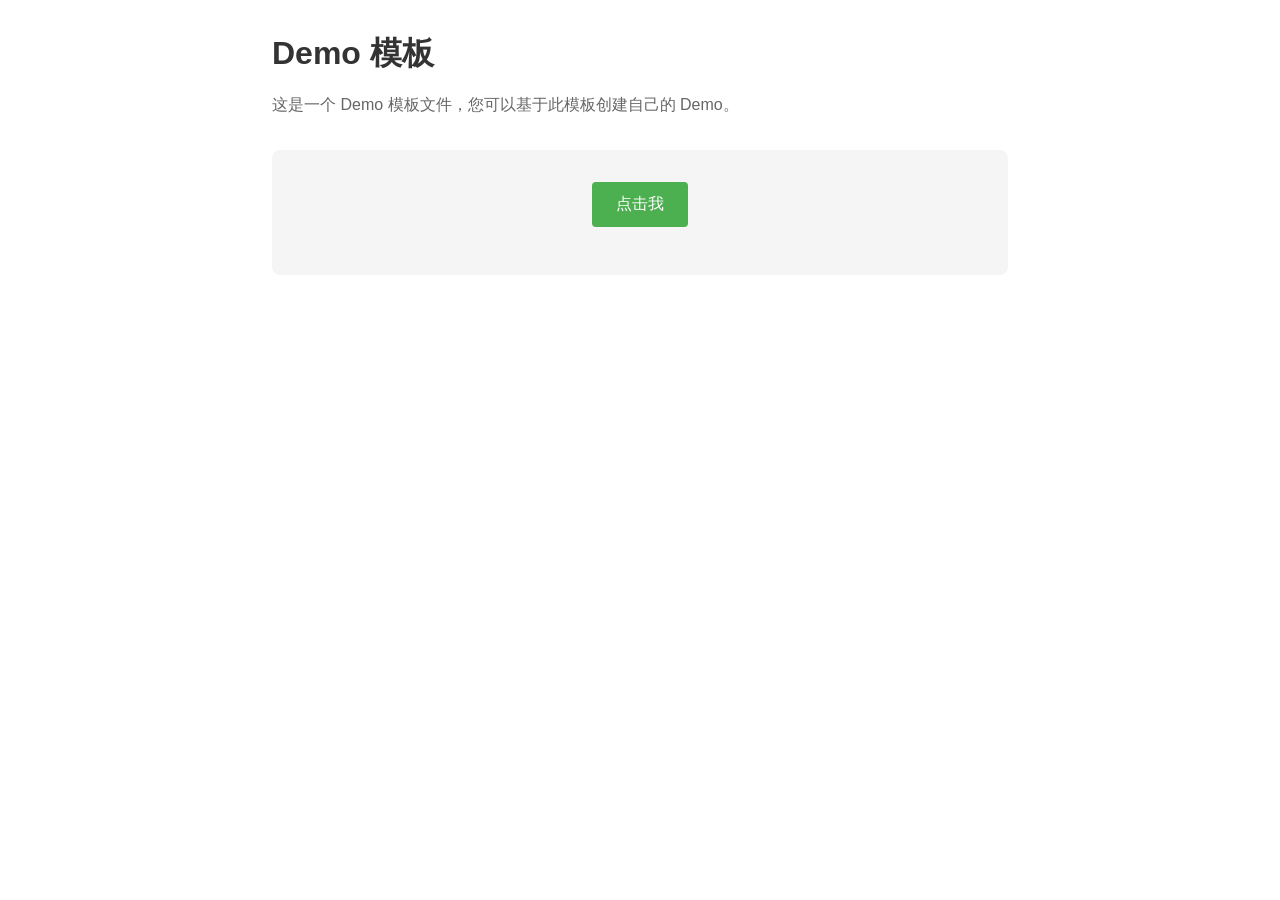
<file: demos/TEMPLATE/index.html>
<!DOCTYPE html>
<html lang="zh-CN">
<head>
    <meta charset="UTF-8">
    <meta name="viewport" content="width=device-width, initial-scale=1.0">
    <title>Demo 模板</title>
    <link rel="stylesheet" href="style.css">
</head>
<body>
    <div class="container">
        <h1>Demo 模板</h1>
        <p>这是一个 Demo 模板文件，您可以基于此模板创建自己的 Demo。</p>
        
        <div class="demo-area">
            <!-- 在这里添加您的 Demo 内容 -->
            <button id="clickMe">点击我</button>
            <p id="output"></p>
        </div>
    </div>
    
    <script src="script.js"></script>
</body>
</html>
</file>
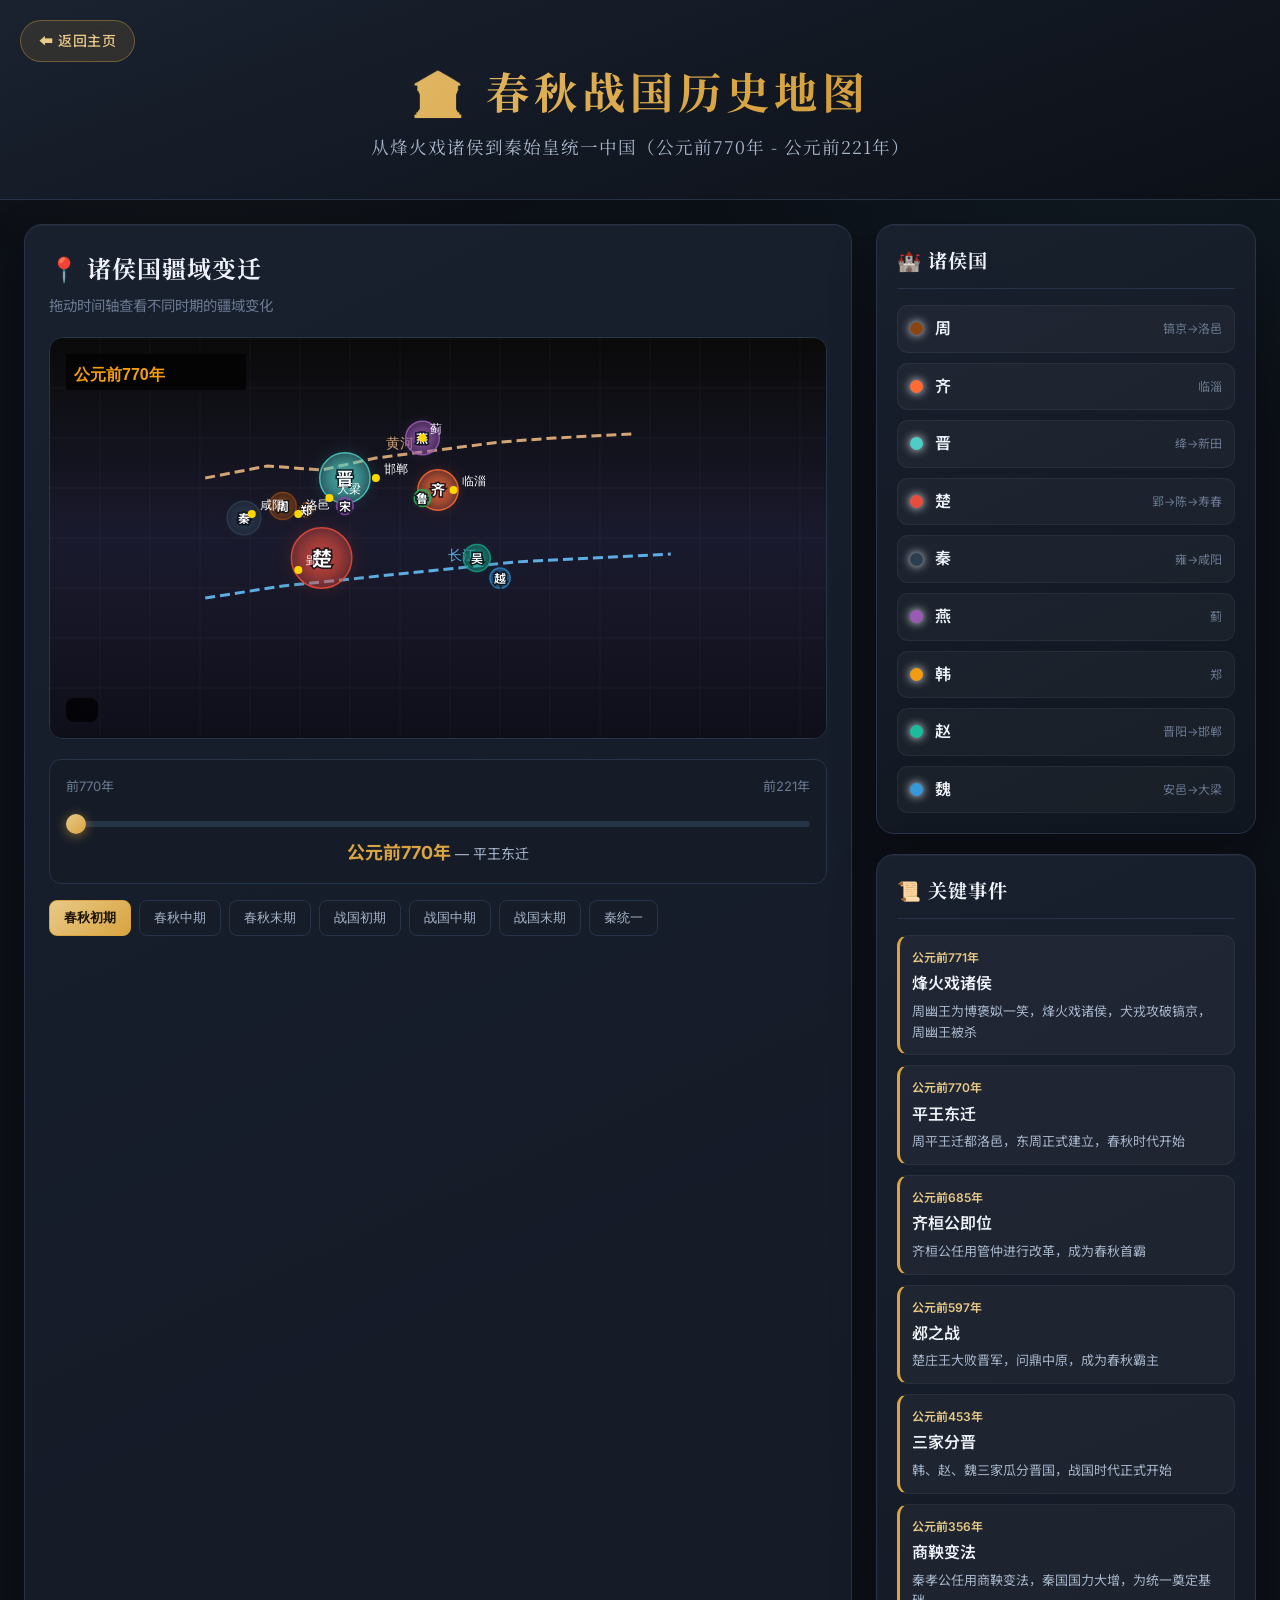
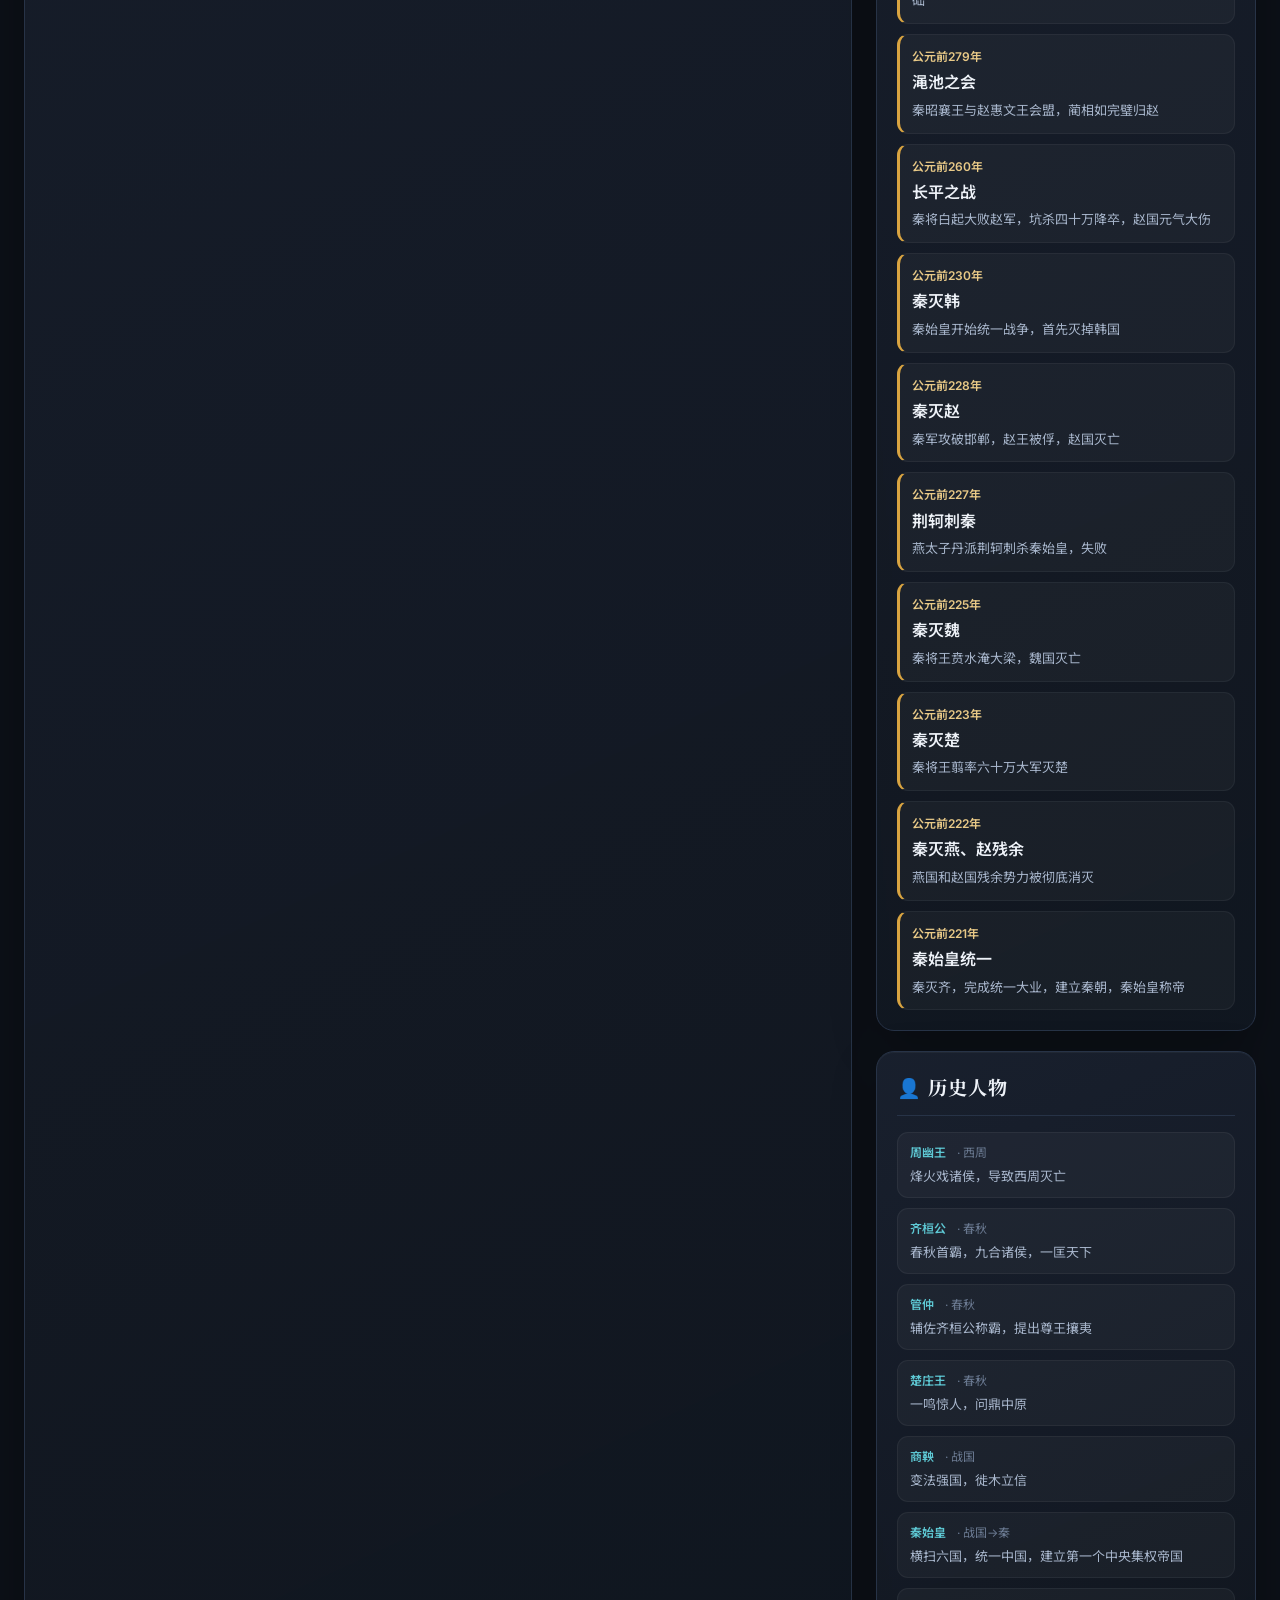
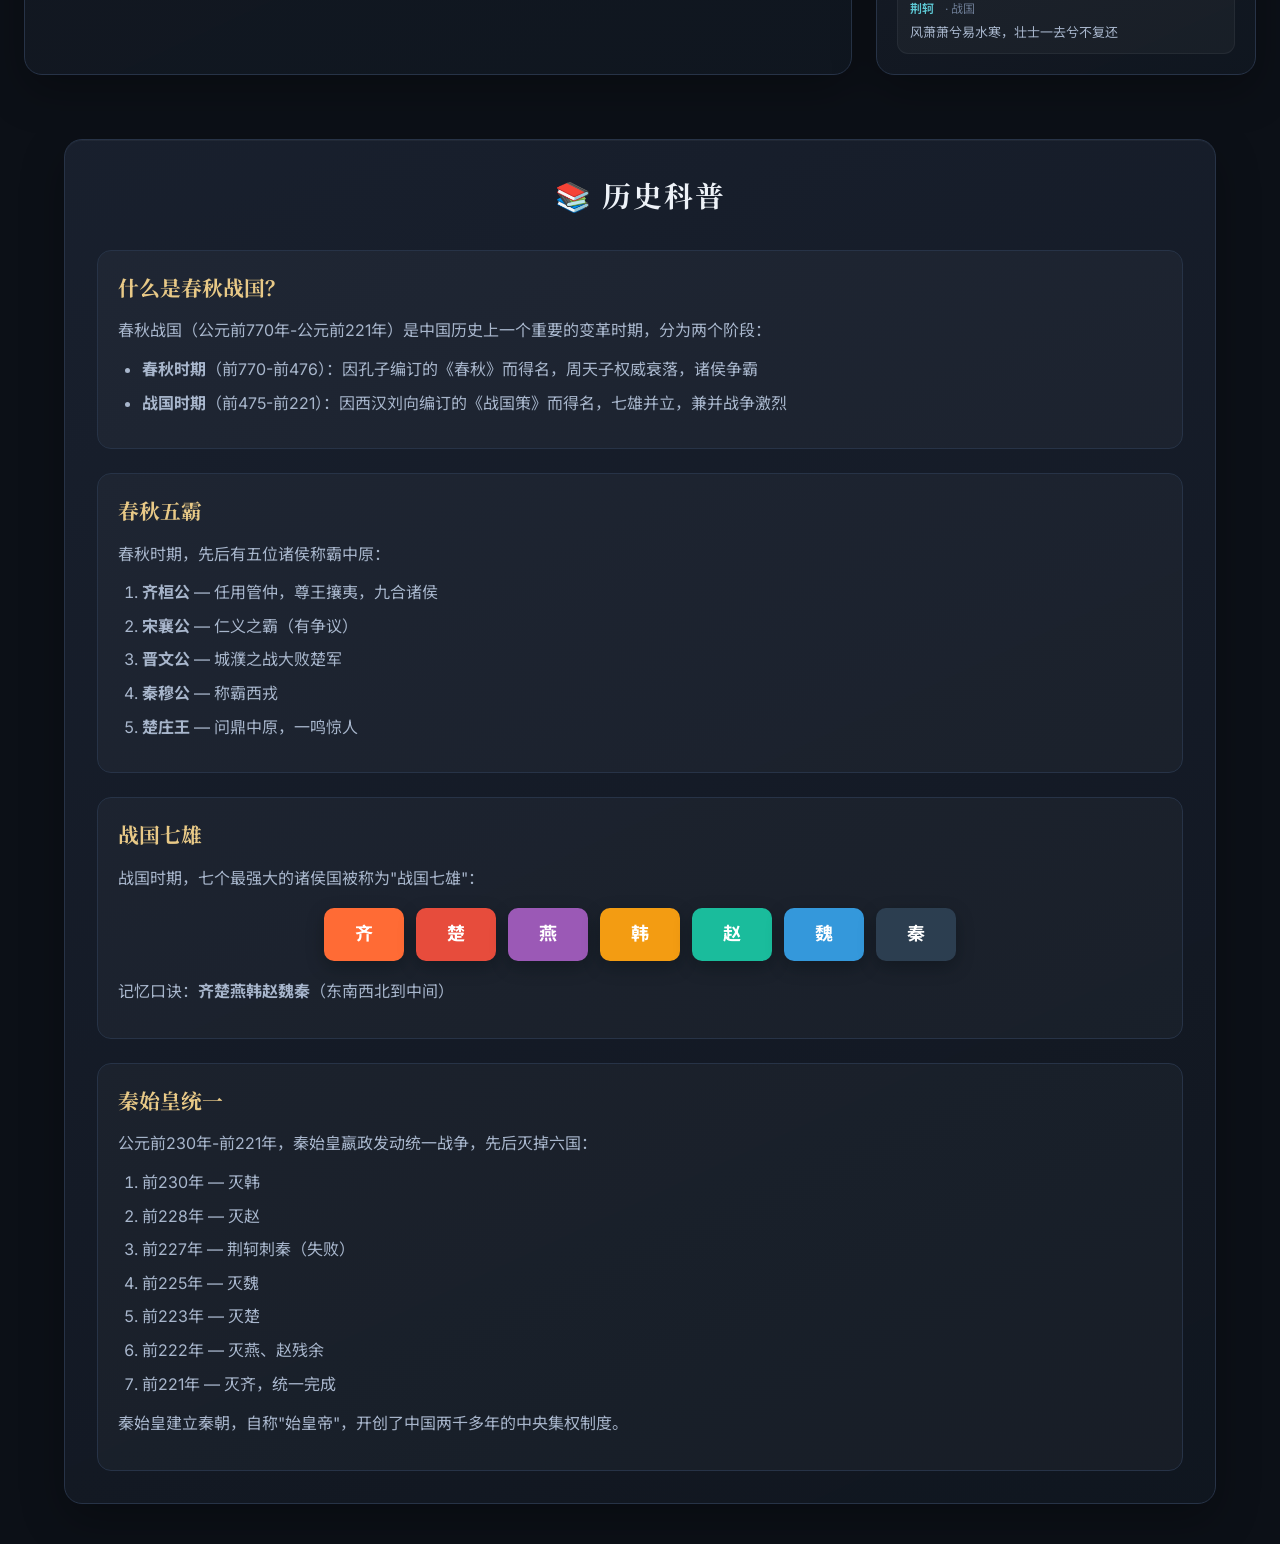
<file: demos/warring-states/index.html>
<!DOCTYPE html>
<html lang="zh-CN">
<head>
  <meta charset="UTF-8">
  <meta name="viewport" content="width=device-width, initial-scale=1.0">
  <meta name="description" content="春秋战国历史地图展示 - 从烽火戏诸侯到秦始皇统一中国的历史变迁">
  <title>春秋战国历史地图 | 从烽火戏诸侯到秦始皇统一</title>
  <link rel="preconnect" href="https://fonts.googleapis.com">
  <link rel="preconnect" href="https://fonts.gstatic.com" crossorigin>
  <link href="https://fonts.googleapis.com/css2?family=Inter:wght@400;500;600;700&family=Noto+Serif+SC:wght@400;500;600;700&family=Noto+Sans+SC:wght@400;500;700&display=swap" rel="stylesheet">
  <link rel="stylesheet" href="style.css">
</head>
<body>
  <!-- 返回主页按钮 -->
  <div class="back-btn-container">
    <a href="../../index.html" class="back-btn" title="返回主页">
      ⬅ 返回主页
    </a>
  </div>

  <!-- 头部区域 -->
  <header class="header">
    <h1>🏛️ 春秋战国历史地图</h1>
    <p class="subtitle">从烽火戏诸侯到秦始皇统一中国（公元前770年 - 公元前221年）</p>
  </header>

  <!-- 主内容区 -->
  <main class="main-content">
    <!-- 左侧：地图区域 -->
    <section class="map-section">
      <div class="section-title">
        <h2>📍 诸侯国疆域变迁</h2>
        <p>拖动时间轴查看不同时期的疆域变化</p>
      </div>
      
      <div class="map-container">
        <canvas id="mapCanvas"></canvas>
        <div class="map-legend" id="mapLegend"></div>
      </div>

      <!-- 时间轴控制 -->
      <div class="timeline-control">
        <div class="timeline-labels">
          <span class="timeline-start">前770年</span>
          <span class="timeline-end">前221年</span>
        </div>
        <input type="range" id="timelineSlider" min="0" max="100" value="0" step="1">
        <div class="timeline-year" id="timelineYear">
          <strong>公元前770年</strong> — 平王东迁，东周开始
        </div>
      </div>

      <!-- 时期选择 -->
      <div class="period-selector">
        <button class="period-btn active" data-year="0">春秋初期</button>
        <button class="period-btn" data-year="25">春秋中期</button>
        <button class="period-btn" data-year="50">春秋末期</button>
        <button class="period-btn" data-year="60">战国初期</button>
        <button class="period-btn" data-year="75">战国中期</button>
        <button class="period-btn" data-year="90">战国末期</button>
        <button class="period-btn" data-year="100">秦统一</button>
      </div>
    </section>

    <!-- 右侧：信息面板 -->
    <aside class="info-panel">
      <!-- 国家列表 -->
      <div class="info-card">
        <h3>🏰 诸侯国</h3>
        <div class="state-list" id="stateList"></div>
      </div>

      <!-- 事件时间线 -->
      <div class="info-card">
        <h3>📜 关键事件</h3>
        <div class="events-list" id="eventsList"></div>
      </div>

      <!-- 历史人物 -->
      <div class="info-card">
        <h3>👤 历史人物</h3>
        <div class="figures-list" id="figuresList"></div>
      </div>
    </aside>
  </main>

  <!-- 科普内容区域 -->
  <section class="edu-section">
    <div class="edu-container">
      <h2>📚 历史科普</h2>
      
      <div class="edu-content">
        <article class="edu-article">
          <h3>什么是春秋战国？</h3>
          <p>春秋战国（公元前770年-公元前221年）是中国历史上一个重要的变革时期，分为两个阶段：</p>
          <ul>
            <li><strong>春秋时期</strong>（前770-前476）：因孔子编订的《春秋》而得名，周天子权威衰落，诸侯争霸</li>
            <li><strong>战国时期</strong>（前475-前221）：因西汉刘向编订的《战国策》而得名，七雄并立，兼并战争激烈</li>
          </ul>
        </article>

        <article class="edu-article">
          <h3>春秋五霸</h3>
          <p>春秋时期，先后有五位诸侯称霸中原：</p>
          <ol>
            <li><strong>齐桓公</strong> — 任用管仲，尊王攘夷，九合诸侯</li>
            <li><strong>宋襄公</strong> — 仁义之霸（有争议）</li>
            <li><strong>晋文公</strong> — 城濮之战大败楚军</li>
            <li><strong>秦穆公</strong> — 称霸西戎</li>
            <li><strong>楚庄王</strong> — 问鼎中原，一鸣惊人</li>
          </ol>
        </article>

        <article class="edu-article">
          <h3>战国七雄</h3>
          <p>战国时期，七个最强大的诸侯国被称为"战国七雄"：</p>
          <div class="seven-powers">
            <span class="power qi">齐</span>
            <span class="power chu">楚</span>
            <span class="power yan">燕</span>
            <span class="power han">韩</span>
            <span class="power zhao">赵</span>
            <span class="power wei">魏</span>
            <span class="power qin">秦</span>
          </div>
          <p>记忆口诀：<strong>齐楚燕韩赵魏秦</strong>（东南西北到中间）</p>
        </article>

        <article class="edu-article">
          <h3>秦始皇统一</h3>
          <p>公元前230年-前221年，秦始皇嬴政发动统一战争，先后灭掉六国：</p>
          <ol>
            <li>前230年 — 灭韩</li>
            <li>前228年 — 灭赵</li>
            <li>前227年 — 荆轲刺秦（失败）</li>
            <li>前225年 — 灭魏</li>
            <li>前223年 — 灭楚</li>
            <li>前222年 — 灭燕、赵残余</li>
            <li>前221年 — 灭齐，统一完成</li>
          </ol>
          <p>秦始皇建立秦朝，自称"始皇帝"，开创了中国两千多年的中央集权制度。</p>
        </article>
      </div>
    </div>
  </section>

  <!-- 访问统计 -->
  <script src="../../stats.js"></script>
  <script>GardenStats.autoTrack();</script>

  <!-- 主脚本 -->
  <script src="script.js"></script>
</body>
</html>
</file>
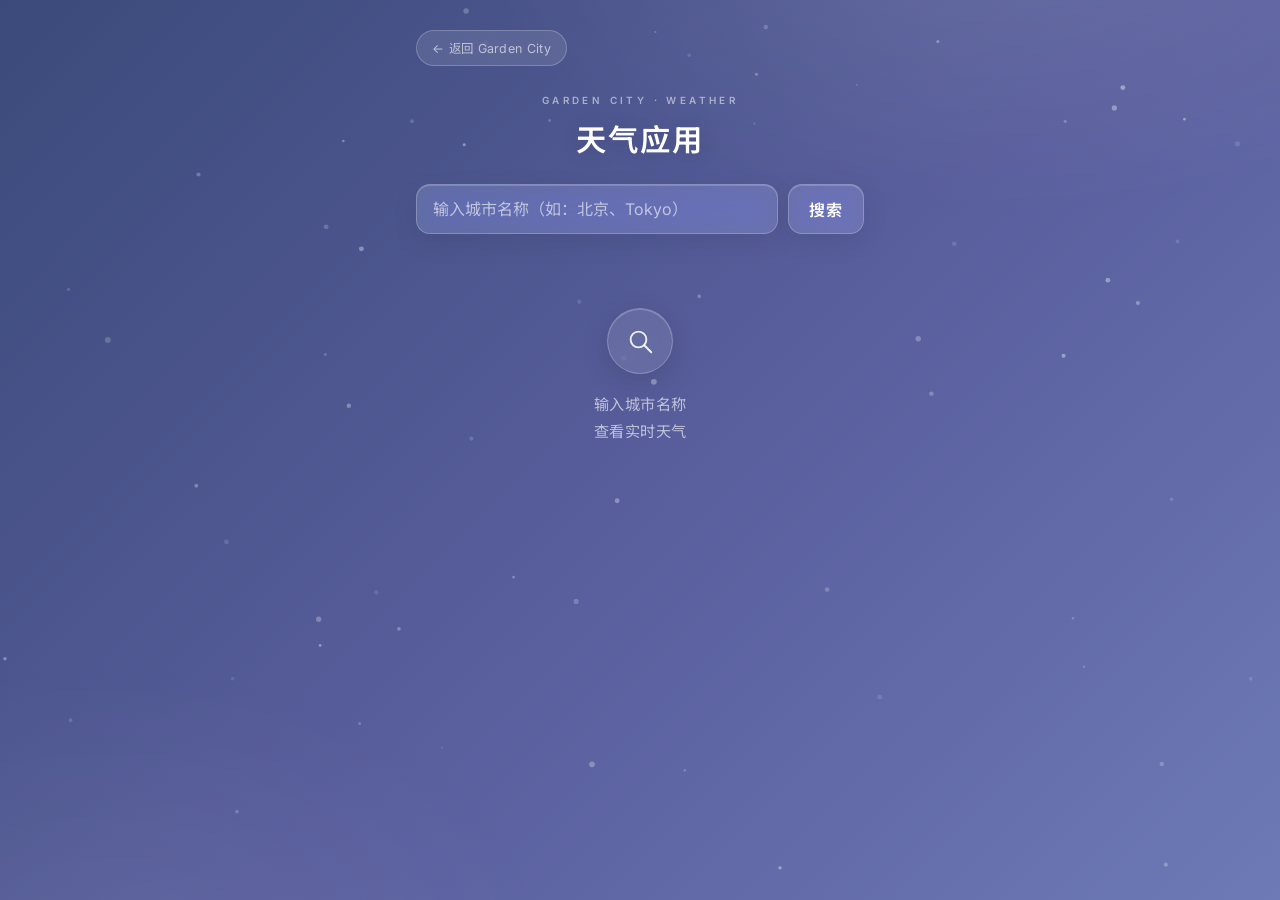
<file: demos/weather-app/index.html>
<!DOCTYPE html>
<html lang="zh-CN">
<head>
  <meta charset="UTF-8">
  <meta name="viewport" content="width=device-width, initial-scale=1.0">
  <title>天气应用 — Garden City Demo</title>
  <style>
    /* ========== CSS 变量与重置 ========== */
    * { margin: 0; padding: 0; box-sizing: border-box; }

    :root {
      --bg-gradient: linear-gradient(135deg, #3b4a7a 0%, #5a5f9e 55%, #6d7ab5 100%);
      --card-bg: rgba(255, 255, 255, 0.15);
      --card-border: rgba(255, 255, 255, 0.2);
      --text-primary: #ffffff;
      --text-secondary: rgba(255, 255, 255, 0.8);
      --text-muted: rgba(255, 255, 255, 0.6);
      --input-bg: rgba(255, 255, 255, 0.2);
      --input-border: rgba(255, 255, 255, 0.3);
      --shadow: rgba(0, 0, 0, 0.2);
    }

    body {
      font-family: -apple-system, BlinkMacSystemFont, 'Segoe UI', Roboto, sans-serif;
      background: var(--bg-gradient);
      min-height: 100vh;
      display: flex;
      flex-direction: column;
      align-items: center;
      color: var(--text-primary);
      transition: background 1s ease;
      overflow-x: hidden;
    }

    /* ========== 动态背景粒子 ========== */
    #bgCanvas {
      position: fixed;
      top: 0; left: 0;
      width: 100%; height: 100%;
      pointer-events: none;
      z-index: 0;
    }

    /* ========== 主容器 ========== */
    .app {
      position: relative;
      z-index: 1;
      width: 100%;
      max-width: 480px;
      padding: 24px 16px;
      display: flex;
      flex-direction: column;
      align-items: center;
      gap: 20px;
    }

    /* 返回链接 */
    .back-link {
      align-self: flex-start;
      color: var(--text-secondary);
      text-decoration: none;
      font-size: 0.85rem;
      display: flex;
      align-items: center;
      gap: 4px;
      transition: color 0.2s;
    }
    .back-link:hover { color: #fff; }

    /* ========== 搜索区域 ========== */
    .search-area {
      width: 100%;
      display: flex;
      gap: 10px;
    }

    .search-area input {
      flex: 1;
      padding: 12px 16px;
      background: var(--input-bg);
      border: 1px solid var(--input-border);
      border-radius: 12px;
      color: #fff;
      font-size: 1rem;
      outline: none;
      backdrop-filter: blur(10px);
      transition: border-color 0.2s, box-shadow 0.2s;
    }
    .search-area input::placeholder { color: var(--text-muted); }
    .search-area input:focus {
      border-color: rgba(255,255,255,0.5);
      box-shadow: 0 0 0 3px rgba(255,255,255,0.1);
    }

    .search-area button {
      padding: 12px 20px;
      background: rgba(255,255,255,0.25);
      border: 1px solid rgba(255,255,255,0.3);
      border-radius: 12px;
      color: #fff;
      font-size: 1rem;
      cursor: pointer;
      backdrop-filter: blur(10px);
      transition: background 0.2s, transform 0.1s;
      white-space: nowrap;
    }
    .search-area button:hover { background: rgba(255,255,255,0.35); }
    .search-area button:active { transform: scale(0.97); }

    /* ========== 天气卡片 ========== */
    .weather-card {
      width: 100%;
      background: var(--card-bg);
      border: 1px solid var(--card-border);
      border-radius: 20px;
      padding: 32px 24px;
      backdrop-filter: blur(20px);
      box-shadow: 0 8px 32px var(--shadow);
      text-align: center;
      display: none;
    }
    .weather-card.visible { display: block; }

    .weather-card .location {
      font-size: 1.6rem;
      font-weight: 700;
      margin-bottom: 4px;
    }
    .weather-card .date {
      font-size: 0.85rem;
      color: var(--text-muted);
      margin-bottom: 20px;
    }

    .weather-main {
      display: flex;
      align-items: center;
      justify-content: center;
      gap: 16px;
      margin-bottom: 20px;
    }
    .weather-icon {
      font-size: 4rem;
      line-height: 1;
    }
    .temperature {
      font-size: 4rem;
      font-weight: 200;
      line-height: 1;
    }
    .temperature .unit {
      font-size: 1.5rem;
      vertical-align: super;
      font-weight: 400;
    }

    .weather-description {
      font-size: 1.1rem;
      color: var(--text-secondary);
      margin-bottom: 24px;
    }

    /* 详细信息网格 */
    .details-grid {
      display: grid;
      grid-template-columns: 1fr 1fr;
      gap: 12px;
    }
    .detail-item {
      background: rgba(255,255,255,0.08);
      border-radius: 12px;
      padding: 12px;
      text-align: center;
    }
    .detail-item .label {
      font-size: 0.75rem;
      color: var(--text-muted);
      margin-bottom: 4px;
      text-transform: uppercase;
      letter-spacing: 0.5px;
    }
    .detail-item .value {
      font-size: 1.2rem;
      font-weight: 600;
    }

    /* ========== 每小时预报 ========== */
    .hourly-section {
      width: 100%;
      background: var(--card-bg);
      border: 1px solid var(--card-border);
      border-radius: 20px;
      padding: 20px;
      backdrop-filter: blur(20px);
      box-shadow: 0 8px 32px var(--shadow);
      display: none;
    }
    .hourly-section.visible { display: block; }

    .hourly-section h3 {
      font-size: 0.9rem;
      color: var(--text-muted);
      text-transform: uppercase;
      letter-spacing: 1px;
      margin-bottom: 16px;
    }

    .hourly-scroll {
      display: flex;
      gap: 12px;
      overflow-x: auto;
      padding-bottom: 8px;
      -webkit-overflow-scrolling: touch;
    }
    .hourly-scroll::-webkit-scrollbar { height: 4px; }
    .hourly-scroll::-webkit-scrollbar-track { background: transparent; }
    .hourly-scroll::-webkit-scrollbar-thumb { background: rgba(255,255,255,0.2); border-radius: 2px; }

    .hourly-item {
      flex-shrink: 0;
      text-align: center;
      padding: 10px 14px;
      background: rgba(255,255,255,0.08);
      border-radius: 12px;
      min-width: 70px;
    }
    .hourly-item .time {
      font-size: 0.75rem;
      color: var(--text-muted);
      margin-bottom: 8px;
    }
    .hourly-item .h-icon {
      font-size: 1.5rem;
      margin-bottom: 6px;
    }
    .hourly-item .h-temp {
      font-size: 1rem;
      font-weight: 600;
    }

    /* ========== 7天预报 ========== */
    .forecast-section {
      width: 100%;
      background: var(--card-bg);
      border: 1px solid var(--card-border);
      border-radius: 20px;
      padding: 20px;
      backdrop-filter: blur(20px);
      box-shadow: 0 8px 32px var(--shadow);
      display: none;
    }
    .forecast-section.visible { display: block; }

    .forecast-section h3 {
      font-size: 0.9rem;
      color: var(--text-muted);
      text-transform: uppercase;
      letter-spacing: 1px;
      margin-bottom: 16px;
    }

    .forecast-item {
      display: flex;
      align-items: center;
      justify-content: space-between;
      padding: 10px 0;
      border-bottom: 1px solid rgba(255,255,255,0.08);
    }
    .forecast-item:last-child { border-bottom: none; }

    .forecast-day {
      width: 80px;
      font-size: 0.9rem;
      color: var(--text-secondary);
    }
    .forecast-icon { font-size: 1.5rem; width: 40px; text-align: center; }
    .forecast-desc {
      flex: 1;
      font-size: 0.8rem;
      color: var(--text-muted);
      text-align: center;
      padding: 0 8px;
    }
    .forecast-temps {
      display: flex;
      gap: 8px;
      font-size: 0.9rem;
    }
    .forecast-temps .high { font-weight: 600; }
    .forecast-temps .low { color: var(--text-muted); }

    /* ========== 加载与错误 ========== */
    .loading {
      text-align: center;
      padding: 40px;
      display: none;
    }
    .loading.visible { display: block; }
    .loading .spinner {
      width: 40px; height: 40px;
      border: 3px solid rgba(255,255,255,0.2);
      border-top-color: #fff;
      border-radius: 50%;
      animation: spin 0.8s linear infinite;
      margin: 0 auto 12px;
    }
    @keyframes spin { to { transform: rotate(360deg); } }

    .error-msg {
      text-align: center;
      padding: 20px;
      color: #ff6b6b;
      font-size: 0.9rem;
      display: none;
    }
    .error-msg.visible { display: block; }

    /* ========== 初始提示 ========== */
    .hint {
      text-align: center;
      color: var(--text-muted);
      font-size: 1rem;
      padding: 60px 20px;
    }
    .hint .icon { font-size: 3rem; margin-bottom: 12px; }
    .hint p { line-height: 1.6; }

    /* ========== 移动端响应式 ========== */
    @media (max-width: 480px) {
      .app { padding: 16px 12px; gap: 16px; }
      .weather-card { padding: 24px 16px; }
      .weather-icon, .temperature { font-size: 3rem; }
      .details-grid { gap: 8px; }
      .detail-item { padding: 10px 8px; }
      .detail-item .value { font-size: 1rem; }
      .search-area input { padding: 10px 14px; font-size: 0.9rem; }
      .search-area button { padding: 10px 16px; font-size: 0.9rem; }
    }
  </style>
  <!-- ===== Garden City · Refined visual layer ===== -->
  <style>
  @import url('https://fonts.googleapis.com/css2?family=Inter:wght@300;400;500;600;700&family=Noto+Sans+SC:wght@300;400;500;700&display=swap');
  :root{
    --gc-glass:rgba(255,255,255,.11); --gc-line:rgba(255,255,255,.22);
    --gc-ink:#fff; --gc-mut:rgba(255,255,255,.62);
  }
  body{
    font-family:'Inter','Noto Sans SC',system-ui,sans-serif !important;
    -webkit-font-smoothing:antialiased;
    scrollbar-width:none;
  }
  body::-webkit-scrollbar{ display:none; }
  /* soft top glow above the dynamic gradient canvas */
  body::before{
    content:''; position:fixed; inset:0; z-index:0; pointer-events:none;
    background:
      radial-gradient(900px 480px at 78% -8%, rgba(255,255,255,.10), transparent 60%),
      radial-gradient(760px 520px at 8% 108%, rgba(255,255,255,.06), transparent 60%);
  }
  .app{ gap:22px; padding-top:30px; }
  /* back link → refined pill */
  .back-link{
    background:rgba(255,255,255,.1); border:1px solid var(--gc-line);
    padding:8px 15px; border-radius:999px; backdrop-filter:blur(12px);
    font-size:.78rem; letter-spacing:.3px; color:var(--gc-mut);
    transition:all .25s cubic-bezier(.2,.7,.3,1);
  }
  .back-link:hover{ background:rgba(255,255,255,.2); color:#fff; transform:translateX(-2px); }
  /* title typography */
  .wx-title{
    text-align:center; font-weight:600 !important; font-size:1.9rem !important;
    letter-spacing:2px; margin:6px 0 2px !important; color:var(--gc-ink);
    text-shadow:0 2px 20px rgba(0,0,0,.15);
  }
  .wx-title .wx-eyebrow{
    display:block; font-size:.62rem; font-weight:600; letter-spacing:3.4px;
    color:var(--gc-mut); margin-bottom:10px; opacity:.85;
  }
  /* search glass capsule */
  .search-area input,.search-area button{
    font-family:inherit; border-radius:14px !important;
    background:rgba(255,255,255,.14) !important;
    border:1px solid var(--gc-line) !important;
    box-shadow:0 8px 28px rgba(0,0,0,.08), inset 0 1px 0 rgba(255,255,255,.18);
    backdrop-filter:blur(16px) saturate(140%);
    transition:all .25s cubic-bezier(.2,.7,.3,1) !important;
  }
  .search-area input:focus{
    border-color:rgba(255,255,255,.55) !important;
    box-shadow:0 0 0 4px rgba(255,255,255,.12), inset 0 1px 0 rgba(255,255,255,.18) !important;
  }
  .search-area input::placeholder{ color:rgba(255,255,255,.6); }
  .search-area button{ font-weight:600; letter-spacing:1px; }
  .search-area button:hover{ background:rgba(255,255,255,.26) !important; transform:translateY(-2px); }
  /* hint: refined SVG + tighter spacing, balanced height */
  .hint{ padding:52px 20px !important; color:var(--gc-mut); }
  .hint .icon{
    width:66px; height:66px; margin:0 auto 18px !important;
    display:flex; align-items:center; justify-content:center;
    border-radius:50%; border:1px solid var(--gc-line);
    background:rgba(255,255,255,.1); backdrop-filter:blur(12px);
    box-shadow:inset 0 1px 0 rgba(255,255,255,.2), 0 8px 30px rgba(0,0,0,.12);
  }
  .hint .icon svg{ width:30px; height:30px; color:rgba(255,255,255,.9); }
  .hint p{ line-height:1.75; letter-spacing:.5px; font-size:.95rem; }
  /* glass cards refinement */
  .weather-card,.hourly-section,.forecast-section{
    border:1px solid var(--gc-line) !important;
    background:var(--gc-glass) !important;
    backdrop-filter:blur(26px) saturate(150%) !important;
    -webkit-backdrop-filter:blur(26px) saturate(150%) !important;
    box-shadow:0 20px 60px rgba(0,0,0,.16), inset 0 1px 0 rgba(255,255,255,.16) !important;
  }
  .weather-card .location{ font-weight:700; letter-spacing:1px; }
  .weather-card .date{ letter-spacing:.5px; }
  .temperature{ font-weight:300 !important; letter-spacing:-2px; }
  .detail-item{
    background:rgba(255,255,255,.08); border:1px solid rgba(255,255,255,.1);
    border-radius:14px !important;
  }
  .detail-item .value{ font-weight:600; }
  </style>
</head>
<body>
  <!-- 动态背景画布 -->
  <canvas id="bgCanvas"></canvas>

  <div class="app">
    <!-- 返回主页链接 -->
    <a href="../../" class="back-link">← 返回 Garden City</a>

    <h1 class="wx-title"><span class="wx-eyebrow">GARDEN CITY · WEATHER</span>天气应用</h1>

    <!-- 搜索区域 -->
    <div class="search-area">
      <input type="text" id="cityInput" placeholder="输入城市名称（如：北京、Tokyo）" autocomplete="off">
      <button id="searchBtn">搜索</button>
    </div>

    <!-- 错误提示 -->
    <div class="error-msg" id="errorMsg"></div>

    <!-- 加载动画 -->
    <div class="loading" id="loading">
      <div class="spinner"></div>
      <span>正在获取天气数据...</span>
    </div>

    <!-- 初始提示 -->
    <div class="hint" id="hint">
      <div class="icon" aria-hidden="true">
        <svg viewBox="0 0 24 24" fill="none" stroke="currentColor" stroke-width="1.5" stroke-linecap="round">
          <circle cx="10.8" cy="10.8" r="6.3"/><path d="M15.4 15.4 21 21"/>
        </svg>
      </div>
      <p>输入城市名称<br>查看实时天气</p>
    </div>

    <!-- 天气主卡片 -->
    <div class="weather-card" id="weatherCard">
      <div class="location" id="locationName">--</div>
      <div class="date" id="dateText">--</div>
      <div class="weather-main">
        <div class="weather-icon" id="weatherIcon">--</div>
        <div class="temperature"><span id="tempValue">--</span><span class="unit">°C</span></div>
      </div>
      <div class="weather-description" id="weatherDesc">--</div>
      <div class="details-grid">
        <div class="detail-item">
          <div class="label">体感温度</div>
          <div class="value" id="feelsLike">--°</div>
        </div>
        <div class="detail-item">
          <div class="label">湿度</div>
          <div class="value" id="humidity">--%</div>
        </div>
        <div class="detail-item">
          <div class="label">风速</div>
          <div class="value" id="windSpeed">-- km/h</div>
        </div>
        <div class="detail-item">
          <div class="label">降水概率</div>
          <div class="value" id="precipProb">--%</div>
        </div>
      </div>
    </div>

    <!-- 每小时预报 -->
    <div class="hourly-section" id="hourlySection">
      <h3>⏰ 24小时预报</h3>
      <div class="hourly-scroll" id="hourlyScroll"></div>
    </div>

    <!-- 7天预报 -->
    <div class="forecast-section" id="forecastSection">
      <h3>📅 7天预报</h3>
      <div id="forecastList"></div>
    </div>
  </div>

  <script>
    // ========== 天气应用主逻辑 ==========
    // 使用 Open-Meteo 免费 API（无需 API Key）
    // 文档：https://open-meteo.com/en/docs

    const GEO_API = 'https://geocoding-api.open-meteo.com/v1/search';
    const WEATHER_API = 'https://api.open-meteo.com/v1/forecast';

    const cityInput = document.getElementById('cityInput');
    const searchBtn = document.getElementById('searchBtn');
    const loading = document.getElementById('loading');
    const hint = document.getElementById('hint');
    const errorMsg = document.getElementById('errorMsg');
    const weatherCard = document.getElementById('weatherCard');
    const hourlySection = document.getElementById('hourlySection');
    const forecastSection = document.getElementById('forecastSection');

    // WMO 天气代码映射到 emoji 和中文描述
    const WMO_CODES = {
      0: { icon: '☀️', desc: '晴朗' },
      1: { icon: '🌤️', desc: '大部晴朗' },
      2: { icon: '⛅', desc: '多云' },
      3: { icon: '☁️', desc: '阴天' },
      45: { icon: '🌫️', desc: '雾' },
      48: { icon: '🌫️', desc: '冻雾' },
      51: { icon: '🌦️', desc: '小毛毛雨' },
      53: { icon: '🌦️', desc: '中毛毛雨' },
      55: { icon: '🌦️', desc: '大毛毛雨' },
      56: { icon: '🌧️', desc: '冻毛毛雨' },
      57: { icon: '🌧️', desc: '冻毛毛雨' },
      61: { icon: '🌧️', desc: '小雨' },
      63: { icon: '🌧️', desc: '中雨' },
      65: { icon: '🌧️', desc: '大雨' },
      66: { icon: '🌧️', desc: '冻雨' },
      67: { icon: '🌧️', desc: '冻雨' },
      71: { icon: '🌨️', desc: '小雪' },
      73: { icon: '🌨️', desc: '中雪' },
      75: { icon: '❄️', desc: '大雪' },
      77: { icon: '❄️', desc: '雪粒' },
      80: { icon: '🌦️', desc: '小阵雨' },
      81: { icon: '🌧️', desc: '中阵雨' },
      82: { icon: '⛈️', desc: '大阵雨' },
      85: { icon: '🌨️', desc: '小阵雪' },
      86: { icon: '🌨️', desc: '大阵雪' },
      95: { icon: '⛈️', desc: '雷暴' },
      96: { icon: '⛈️', desc: '雷暴+冰雹' },
      99: { icon: '⛈️', desc: '雷暴+大冰雹' },
    };

    // 根据天气代码获取图标和描述
    function getWMO(code) {
      return WMO_CODES[code] || { icon: '🌡️', desc: '未知' };
    }

    // 根据天气代码和时间选择动态背景
    function updateBackground(code, isNight) {
      const canvas = document.getElementById('bgCanvas');
      let gradient;

      if (isNight) {
        // 夜晚背景 — 深靛蓝
        gradient = 'linear-gradient(135deg, #0b1026 0%, #172041 55%, #0a1a24 100%)';
      } else if (code === 0 || code === 1) {
        // 晴天 — 澄澈蔚蓝到青金
        gradient = 'linear-gradient(135deg, #2b6cb0 0%, #2c9bb5 45%, #38bdf8 100%)';
      } else if (code === 2 || code === 3) {
        // 多云 — 沉静蓝紫
        gradient = 'linear-gradient(135deg, #3b4a7a 0%, #5a5f9e 55%, #6d7ab5 100%)';
      } else if (code >= 51 && code <= 67) {
        // 雨天 — 深青灰蓝
        gradient = 'linear-gradient(135deg, #1e3a5f 0%, #2c5282 55%, #2d6a78 100%)';
      } else if (code >= 71 && code <= 86) {
        // 雪天 — 冷雾青灰
        gradient = 'linear-gradient(135deg, #4a5c6a 0%, #6b8299 55%, #9fb3c8 100%)';
      } else if (code >= 95) {
        // 雷暴 — 墨蓝石墨
        gradient = 'linear-gradient(135deg, #16181d 0%, #2a2f3a 55%, #1c2733 100%)';
      } else {
        gradient = 'linear-gradient(135deg, #3b4a7a 0%, #5a5f9e 55%, #6d7ab5 100%)';
      }

      document.body.style.background = gradient;
    }

    // 显示/隐藏 UI 状态
    function showState(state) {
      loading.classList.remove('visible');
      hint.style.display = 'none';
      errorMsg.classList.remove('visible');
      weatherCard.classList.remove('visible');
      hourlySection.classList.remove('visible');
      forecastSection.classList.remove('visible');

      if (state === 'loading') loading.classList.add('visible');
      else if (state === 'hint') hint.style.display = 'block';
      else if (state === 'error') errorMsg.classList.add('visible');
      else if (state === 'result') {
        weatherCard.classList.add('visible');
        hourlySection.classList.add('visible');
        forecastSection.classList.add('visible');
      }
    }

    // 显示错误信息
    function showError(msg) {
      errorMsg.textContent = msg;
      showState('error');
    }

    // 星期名映射
    const WEEKDAYS = ['周日', '周一', '周二', '周三', '周四', '周五', '周六'];

    // ========== 搜索天气 ==========
    async function searchWeather() {
      const city = cityInput.value.trim();
      if (!city) return;

      showState('loading');

      try {
        // 第一步：地理编码 — 获取城市经纬度
        const geoRes = await fetch(`${GEO_API}?name=${encodeURIComponent(city)}&count=1&language=zh`);
        const geoData = await geoRes.json();

        if (!geoData.results || geoData.results.length === 0) {
          showError('找不到该城市，请检查输入');
          return;
        }

        const loc = geoData.results[0];
        const { latitude, longitude, name, country, admin1 } = loc;

        // 第二步：获取天气数据
        const params = new URLSearchParams({
          latitude: latitude,
          longitude: longitude,
          current: 'temperature_2m,relative_humidity_2m,apparent_temperature,precipitation,weather_code,wind_speed_10m,is_day',
          hourly: 'temperature_2m,weather_code,is_day',
          daily: 'weather_code,temperature_2m_max,temperature_2m_min,precipitation_probability_max',
          timezone: 'auto',
          forecast_days: 7,
        });

        const weatherRes = await fetch(`${WEATHER_API}?${params}`);
        const data = await weatherRes.json();

        // 更新当前天气卡片
        const current = data.current;
        const wmo = getWMO(current.weather_code);
        const isNight = !current.is_day;

        document.getElementById('locationName').textContent =
          admin1 ? `${name}, ${admin1}` : `${name}, ${country}`;
        document.getElementById('dateText').textContent =
          new Date().toLocaleDateString('zh-CN', { year: 'numeric', month: 'long', day: 'numeric', weekday: 'long' });
        document.getElementById('weatherIcon').textContent = wmo.icon;
        document.getElementById('tempValue').textContent = Math.round(current.temperature_2m);
        document.getElementById('weatherDesc').textContent = isNight ? `夜间 · ${wmo.desc}` : wmo.desc;
        document.getElementById('feelsLike').textContent = `${Math.round(current.apparent_temperature)}°`;
        document.getElementById('humidity').textContent = `${current.relative_humidity_2m}%`;
        document.getElementById('windSpeed').textContent = `${Math.round(current.wind_speed_10m)} km/h`;

        // 降水概率（取当日）
        const todayPrecip = data.daily.precipitation_probability_max[0];
        document.getElementById('precipProb').textContent = `${todayPrecip}%`;

        // 动态背景
        updateBackground(current.weather_code, isNight);

        // 渲染24小时预报
        const hourlyScroll = document.getElementById('hourlyScroll');
        hourlyScroll.innerHTML = '';
        const now = new Date();
        const currentHour = now.getHours();
        // 找到当前小时在数据中的索引
        const hourlyTimes = data.hourly.time;
        let startIdx = 0;
        for (let i = 0; i < hourlyTimes.length; i++) {
          const hTime = new Date(hourlyTimes[i]);
          if (hTime >= now) { startIdx = Math.max(0, i - 1); break; }
        }

        for (let i = startIdx; i < Math.min(startIdx + 24, hourlyTimes.length); i++) {
          const time = new Date(hourlyTimes[i]);
          const hWmo = getWMO(data.hourly.weather_code[i]);
          const hTemp = Math.round(data.hourly.temperature_2m[i]);
          const label = i === startIdx ? '现在' : `${time.getHours()}:00`;

          const item = document.createElement('div');
          item.className = 'hourly-item';
          item.innerHTML = `
            <div class="time">${label}</div>
            <div class="h-icon">${hWmo.icon}</div>
            <div class="h-temp">${hTemp}°</div>
          `;
          hourlyScroll.appendChild(item);
        }

        // 渲染7天预报
        const forecastList = document.getElementById('forecastList');
        forecastList.innerHTML = '';
        const daily = data.daily;

        for (let i = 0; i < daily.time.length; i++) {
          const date = new Date(daily.time[i] + 'T00:00:00');
          const dayName = i === 0 ? '今天' : WEEKDAYS[date.getDay()];
          const dWmo = getWMO(daily.weather_code[i]);
          const high = Math.round(daily.temperature_2m_max[i]);
          const low = Math.round(daily.temperature_2m_min[i]);

          const item = document.createElement('div');
          item.className = 'forecast-item';
          item.innerHTML = `
            <div class="forecast-day">${dayName}</div>
            <div class="forecast-icon">${dWmo.icon}</div>
            <div class="forecast-desc">${dWmo.desc}</div>
            <div class="forecast-temps">
              <span class="high">${high}°</span>
              <span class="low">${low}°</span>
            </div>
          `;
          forecastList.appendChild(item);
        }

        showState('result');

      } catch (err) {
        console.error('Weather fetch error:', err);
        showError('获取天气数据失败，请检查网络连接');
      }
    }

    // ========== 事件绑定 ==========
    searchBtn.addEventListener('click', searchWeather);
    cityInput.addEventListener('keydown', function(e) {
      if (e.key === 'Enter') searchWeather();
    });

    // ========== 动态背景粒子动画 ==========
    (function initBgCanvas() {
      const canvas = document.getElementById('bgCanvas');
      const ctx = canvas.getContext('2d');
      let particles = [];
      let animId;

      function resize() {
        canvas.width = window.innerWidth;
        canvas.height = window.innerHeight;
      }
      resize();
      window.addEventListener('resize', resize);

      // 创建浮动粒子
      function createParticles() {
        particles = [];
        const count = Math.floor(window.innerWidth / 20);
        for (let i = 0; i < count; i++) {
          particles.push({
            x: Math.random() * canvas.width,
            y: Math.random() * canvas.height,
            r: 1 + Math.random() * 2,
            dx: (Math.random() - 0.5) * 0.3,
            dy: -0.2 - Math.random() * 0.3,
            alpha: 0.1 + Math.random() * 0.3,
          });
        }
      }
      createParticles();

      function animate() {
        ctx.clearRect(0, 0, canvas.width, canvas.height);
        particles.forEach(p => {
          p.x += p.dx;
          p.y += p.dy;

          // 超出边界则重置
          if (p.y < -10) { p.y = canvas.height + 10; p.x = Math.random() * canvas.width; }
          if (p.x < -10) p.x = canvas.width + 10;
          if (p.x > canvas.width + 10) p.x = -10;

          ctx.beginPath();
          ctx.arc(p.x, p.y, p.r, 0, Math.PI * 2);
          ctx.fillStyle = `rgba(255,255,255,${p.alpha})`;
          ctx.fill();
        });
        animId = requestAnimationFrame(animate);
      }
      animate();
    })();

    // ========== 初始状态 ==========
    showState('hint');
  </script>

  <!-- 访问统计 -->
  <script src="../../stats.js"></script>
  <script>GardenStats.trackVisit('weather-app');</script>
</body>
</html>
</file>
<file: demos/TEMPLATE/style.css>
/* 基础样式重置 */
* {
    margin: 0;
    padding: 0;
    box-sizing: border-box;
}

/* 容器样式 */
.container {
    max-width: 800px;
    margin: 0 auto;
    padding: 2rem;
    font-family: -apple-system, BlinkMacSystemFont, 'Segoe UI', Roboto, Oxygen, Ubuntu, sans-serif;
}

/* 标题样式 */
h1 {
    color: #333;
    margin-bottom: 1rem;
}

/* 段落样式 */
p {
    color: #666;
    line-height: 1.6;
    margin-bottom: 1rem;
}

/* Demo 区域样式 */
.demo-area {
    background: #f5f5f5;
    border-radius: 8px;
    padding: 2rem;
    margin-top: 2rem;
    text-align: center;
}

/* 按钮样式 */
button {
    background: #4CAF50;
    color: white;
    border: none;
    padding: 12px 24px;
    border-radius: 4px;
    cursor: pointer;
    font-size: 16px;
    transition: background 0.3s ease;
}

button:hover {
    background: #45a049;
}

/* 输出文本样式 */
#output {
    margin-top: 1rem;
    font-weight: bold;
    color: #333;
}

/* 响应式设计 */
@media (max-width: 768px) {
    .container {
        padding: 1rem;
    }
    
    .demo-area {
        padding: 1rem;
    }
}
</file>
<file: demos/warring-states/style.css>
/* ========== CSS 变量 - 暗色主题 ========== */
:root {
  --bg-primary: #0f172a;
  --bg-secondary: #1e293b;
  --bg-card: #1e293b;
  --text-primary: #e2e8f0;
  --text-secondary: #94a3b8;
  --text-muted: #64748b;
  --border-color: #334155;
  --accent-primary: #f59e0b;
  --accent-secondary: #06b6d4;
  --header-gradient-start: #1e293b;
  --header-gradient-end: #0f172a;
  --card-shadow: rgba(0,0,0,0.3);
  --back-btn-bg: rgba(245, 158, 11, 0.15);
  --back-btn-border: rgba(245, 158, 11, 0.5);
  --back-btn-hover: rgba(245, 158, 11, 0.3);
}

/* ========== 基础样式 ========== */
* {
  margin: 0;
  padding: 0;
  box-sizing: border-box;
}

body {
  font-family: -apple-system, BlinkMacSystemFont, 'Segoe UI', 'PingFang SC', 'Hiragino Sans GB', sans-serif;
  background: var(--bg-primary);
  color: var(--text-primary);
  min-height: 100vh;
  line-height: 1.6;
}

/* ========== 返回按钮 ========== */
.back-btn-container {
  position: fixed;
  top: 20px;
  left: 20px;
  z-index: 1000;
}

.back-btn {
  display: inline-block;
  padding: 10px 20px;
  background: var(--back-btn-bg);
  border: 1px solid var(--back-btn-border);
  border-radius: 8px;
  color: var(--accent-primary);
  text-decoration: none;
  font-size: 14px;
  font-weight: 500;
  transition: all 0.3s ease;
  backdrop-filter: blur(10px);
}

.back-btn:hover {
  background: var(--back-btn-hover);
  transform: translateX(-3px);
  box-shadow: 0 4px 12px rgba(245, 158, 11, 0.3);
}

/* ========== 头部 ========== */
.header {
  position: relative;
  width: 100%;
  padding: 48px 24px 32px;
  text-align: center;
  background: linear-gradient(135deg, var(--header-gradient-start) 0%, var(--header-gradient-end) 100%);
  border-bottom: 1px solid var(--border-color);
}

.header h1 {
  font-size: 2.5rem;
  background: linear-gradient(135deg, var(--accent-primary), var(--accent-secondary));
  -webkit-background-clip: text;
  -webkit-text-fill-color: transparent;
  margin-bottom: 8px;
  letter-spacing: 2px;
}

.subtitle {
  color: var(--text-secondary);
  font-size: 1.1rem;
  max-width: 600px;
  margin: 0 auto;
}

/* ========== 主内容区 ========== */
.main-content {
  display: grid;
  grid-template-columns: 1fr 380px;
  gap: 24px;
  max-width: 1600px;
  margin: 0 auto;
  padding: 24px;
}

@media (max-width: 1200px) {
  .main-content {
    grid-template-columns: 1fr;
  }
}

/* ========== 地图区域 ========== */
.map-section {
  background: var(--bg-card);
  border-radius: 16px;
  padding: 24px;
  border: 1px solid var(--border-color);
}

.section-title h2 {
  font-size: 1.5rem;
  color: var(--text-primary);
  margin-bottom: 6px;
}

.section-title p {
  color: var(--text-muted);
  font-size: 0.9rem;
  margin-bottom: 20px;
}

.map-container {
  position: relative;
  width: 100%;
  background: linear-gradient(180deg, #0a0a0a 0%, #1a1a2e 50%, #0f0f1a 100%);
  border-radius: 12px;
  overflow: hidden;
  min-height: 400px;
  border: 1px solid var(--border-color);
}

#mapCanvas {
  width: 100%;
  height: 400px;
  display: block;
}

.map-legend {
  position: absolute;
  bottom: 16px;
  left: 16px;
  background: rgba(0, 0, 0, 0.7);
  backdrop-filter: blur(10px);
  padding: 12px 16px;
  border-radius: 8px;
  font-size: 12px;
  color: var(--text-secondary);
}

/* ========== 时间轴控制 ========== */
.timeline-control {
  margin-top: 20px;
  padding: 16px;
  background: var(--bg-secondary);
  border-radius: 12px;
}

.timeline-labels {
  display: flex;
  justify-content: space-between;
  margin-bottom: 12px;
  color: var(--text-muted);
  font-size: 13px;
}

#timelineSlider {
  width: 100%;
  height: 6px;
  border-radius: 3px;
  background: var(--border-color);
  outline: none;
  -webkit-appearance: none;
  margin-bottom: 12px;
}

#timelineSlider::-webkit-slider-thumb {
  -webkit-appearance: none;
  width: 20px;
  height: 20px;
  border-radius: 50%;
  background: var(--accent-primary);
  cursor: pointer;
  box-shadow: 0 2px 8px rgba(245, 158, 11, 0.5);
}

#timelineSlider::-moz-range-thumb {
  width: 20px;
  height: 20px;
  border-radius: 50%;
  background: var(--accent-primary);
  cursor: pointer;
  border: none;
}

.timeline-year {
  text-align: center;
  color: var(--text-secondary);
  font-size: 14px;
}

.timeline-year strong {
  color: var(--accent-primary);
  font-size: 18px;
}

/* ========== 时期选择 ========== */
.period-selector {
  display: flex;
  flex-wrap: wrap;
  gap: 8px;
  margin-top: 16px;
}

.period-btn {
  padding: 8px 14px;
  background: var(--bg-secondary);
  border: 1px solid var(--border-color);
  border-radius: 6px;
  color: var(--text-secondary);
  font-size: 13px;
  cursor: pointer;
  transition: all 0.2s ease;
}

.period-btn:hover {
  border-color: var(--accent-primary);
  color: var(--accent-primary);
}

.period-btn.active {
  background: var(--accent-primary);
  border-color: var(--accent-primary);
  color: var(--bg-primary);
  font-weight: 600;
}

/* ========== 信息面板 ========== */
.info-panel {
  display: flex;
  flex-direction: column;
  gap: 20px;
}

.info-card {
  background: var(--bg-card);
  border-radius: 16px;
  padding: 20px;
  border: 1px solid var(--border-color);
}

.info-card h3 {
  font-size: 1.2rem;
  color: var(--text-primary);
  margin-bottom: 16px;
  padding-bottom: 12px;
  border-bottom: 1px solid var(--border-color);
}

.state-list, .events-list, .figures-list {
  display: flex;
  flex-direction: column;
  gap: 10px;
}

.state-item {
  display: flex;
  align-items: center;
  padding: 10px 12px;
  background: var(--bg-secondary);
  border-radius: 8px;
  transition: all 0.2s ease;
}

.state-item:hover {
  background: var(--border-color);
  transform: translateX(5px);
}

.state-color {
  width: 16px;
  height: 16px;
  border-radius: 4px;
  margin-right: 12px;
  flex-shrink: 0;
}

.state-name {
  font-weight: 600;
  color: var(--text-primary);
}

.state-desc {
  font-size: 12px;
  color: var(--text-muted);
  margin-left: auto;
}

.event-item {
  padding: 12px;
  background: var(--bg-secondary);
  border-radius: 8px;
  border-left: 3px solid var(--accent-primary);
}

.event-year {
  font-size: 12px;
  color: var(--accent-primary);
  font-weight: 600;
  margin-bottom: 4px;
}

.event-title {
  font-weight: 600;
  color: var(--text-primary);
  margin-bottom: 4px;
}

.event-desc {
  font-size: 13px;
  color: var(--text-secondary);
}

.figure-item {
  display: flex;
  align-items: flex-start;
  padding: 10px 12px;
  background: var(--bg-secondary);
  border-radius: 8px;
}

.figure-name {
  font-weight: 600;
  color: var(--accent-secondary);
  margin-right: 8px;
}

.figure-period {
  font-size: 12px;
  color: var(--text-muted);
  margin-bottom: 4px;
}

.figure-story {
  font-size: 13px;
  color: var(--text-secondary);
}

/* ========== 科普区域 ========== */
.edu-section {
  max-width: 1200px;
  margin: 0 auto;
  padding: 40px 24px;
}

.edu-container {
  background: var(--bg-card);
  border-radius: 16px;
  padding: 32px;
  border: 1px solid var(--border-color);
}

.edu-container h2 {
  font-size: 1.8rem;
  text-align: center;
  margin-bottom: 32px;
  color: var(--text-primary);
}

.edu-content {
  display: grid;
  gap: 24px;
}

.edu-article {
  padding: 20px;
  background: var(--bg-secondary);
  border-radius: 12px;
  border: 1px solid var(--border-color);
}

.edu-article h3 {
  font-size: 1.3rem;
  color: var(--accent-primary);
  margin-bottom: 12px;
}

.edu-article p {
  color: var(--text-secondary);
  margin-bottom: 12px;
  line-height: 1.8;
}

.edu-article ul, .edu-article ol {
  margin-left: 24px;
  color: var(--text-secondary);
  margin-bottom: 12px;
}

.edu-article li {
  margin-bottom: 8px;
  line-height: 1.6;
}

.seven-powers {
  display: flex;
  flex-wrap: wrap;
  gap: 12px;
  margin: 16px 0;
  justify-content: center;
}

.power {
  padding: 12px 24px;
  border-radius: 8px;
  font-size: 18px;
  font-weight: 700;
  color: white;
  min-width: 80px;
  text-align: center;
}

.power.qi { background: #FF6B35; }
.power.chu { background: #E74C3C; }
.power.yan { background: #9B59B6; }
.power.han { background: #F39C12; }
.power.zhao { background: #1ABC9C; }
.power.wei { background: #3498DB; }
.power.qin { background: #2C3E50; }

/* ========== 响应式 ========== */
@media (max-width: 768px) {
  .header h1 {
    font-size: 1.8rem;
  }
  
  .subtitle {
    font-size: 0.95rem;
  }
  
  .main-content {
    padding: 16px;
  }
  
  .map-container {
    min-height: 300px;
  }
  
  #mapCanvas {
    height: 300px;
  }
  
  .info-card {
    padding: 16px;
  }
  
  .edu-container {
    padding: 20px;
  }
  
  .edu-article h3 {
    font-size: 1.1rem;
  }
  
  .power {
    padding: 8px 16px;
    font-size: 16px;
    min-width: 60px;
  }
}

/* ========== 动画 ========== */
@keyframes fadeIn {
  from { opacity: 0; transform: translateY(10px); }
  to { opacity: 1; transform: translateY(0); }
}

.info-card, .edu-article {
  animation: fadeIn 0.3s ease-out;
}

.state-item, .event-item, .figure-item {
  animation: fadeIn 0.3s ease-out;
}

/* ========== Garden City · Refined visual layer ========== */
:root{
  --bg-primary:#0c1017; --bg-secondary:#161d28; --bg-card:#141b26;
  --border-color:#273347; --text-primary:#eef2f8; --text-secondary:#a8b6cc; --text-muted:#6b7a92;
  --accent-primary:#d9a441; --accent-secondary:#5ec8d4;
}
body{
  font-family:'Inter','Noto Sans SC',system-ui,sans-serif !important;
  background:var(--bg-primary); -webkit-font-smoothing:antialiased;
}
/* depth: ambient glow */
body::before{
  content:''; position:fixed; inset:0; z-index:0; pointer-events:none;
  background:
    radial-gradient(1000px 500px at 15% 0%, rgba(217,164,65,.07), transparent 55%),
    radial-gradient(900px 500px at 90% 20%, rgba(94,200,212,.05), transparent 55%);
}
.main-content,.edu-section,.header{ position:relative; z-index:1; }
/* header: historical editorial feel */
.header{
  padding:56px 24px 38px !important;
  background:linear-gradient(160deg,#1a2230 0%, #0c1017 100%) !important;
}
.header h1{
  font-family:'Noto Serif SC',serif !important; font-weight:700 !important;
  font-size:2.7rem !important; letter-spacing:5px !important;
  background:linear-gradient(135deg,#e8c987,#d9a441 60%,#b8842f) !important;
  -webkit-background-clip:text !important;
}
.subtitle{ font-family:'Noto Serif SC',serif; letter-spacing:1px; }
/* glass cards */
.map-section,.info-card,.edu-container{
  background:linear-gradient(155deg,rgba(26,34,48,.9),rgba(17,23,33,.92)) !important;
  border:1px solid var(--border-color) !important; border-radius:18px !important;
  box-shadow:0 16px 44px rgba(0,0,0,.28), inset 0 1px 0 rgba(255,255,255,.04) !important;
}
.section-title h2{ font-family:'Noto Serif SC',serif; letter-spacing:1px; }
.info-card h3{ font-family:'Noto Serif SC',serif; letter-spacing:1px; }
/* map canvas backdrop */
.map-container{
  background:radial-gradient(ellipse at 50% 40%,#1b2740 0%,#0d1422 62%,#080d16 100%) !important;
  border-radius:14px !important;
}
/* back button pill */
.back-btn{
  border-radius:999px !important; padding:9px 18px !important; letter-spacing:.5px;
  background:rgba(217,164,65,.12) !important; border:1px solid rgba(217,164,65,.4) !important;
  color:#e8c987 !important; backdrop-filter:blur(12px);
}
.back-btn:hover{ background:rgba(217,164,65,.22) !important; }
/* timeline + periods */
.timeline-control{ background:rgba(22,29,40,.85) !important; border:1px solid var(--border-color); }
#timelineSlider::-webkit-slider-thumb{
  background:linear-gradient(135deg,#e8c987,#d9a441) !important;
  box-shadow:0 2px 12px rgba(217,164,65,.55) !important;
}
.period-btn{ border-radius:8px !important; }
.period-btn.active{
  background:linear-gradient(135deg,#e8c987,#d9a441) !important;
  color:#1a1206 !important; border-color:#d9a441 !important;
}
/* list items */
.state-item,.event-item,.figure-item{
  background:rgba(255,255,255,.035) !important; border:1px solid rgba(255,255,255,.05);
  border-radius:11px !important;
}
.state-item:hover,.event-item:hover{ border-color:rgba(217,164,65,.35) !important; }
.state-color{ border-radius:50% !important; width:13px; height:13px; box-shadow:0 0 10px currentColor; }
.event-item{ border-left:3px solid var(--accent-primary) !important; }
.event-year{ color:#e8c987 !important; }
.figure-name{ color:var(--accent-secondary) !important; }
/* edu articles */
.edu-container h2{ font-family:'Noto Serif SC',serif; letter-spacing:2px; }
.edu-article{ background:rgba(255,255,255,.03) !important; border-radius:14px !important; }
.edu-article h3{ font-family:'Noto Serif SC',serif; color:#e8c987 !important; }
.power{ border-radius:10px !important; box-shadow:0 6px 18px rgba(0,0,0,.25); }
</file>
